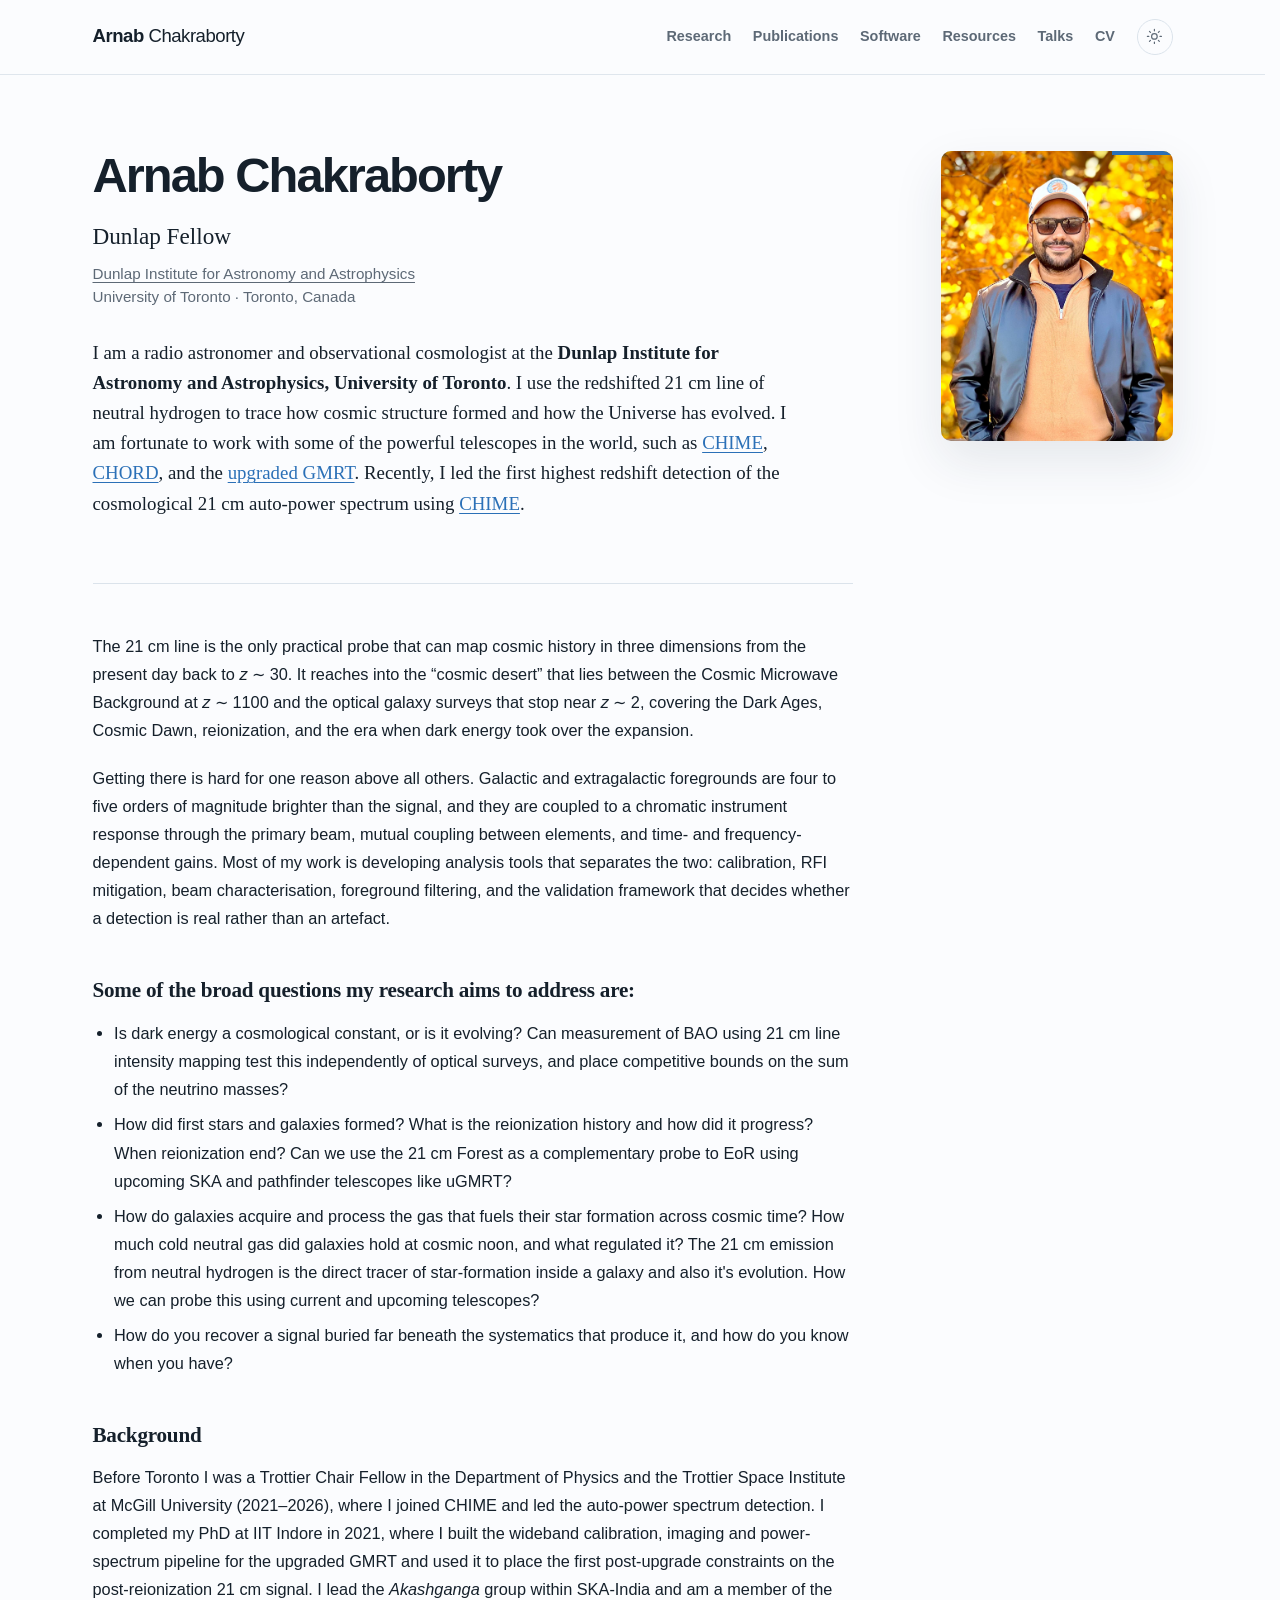
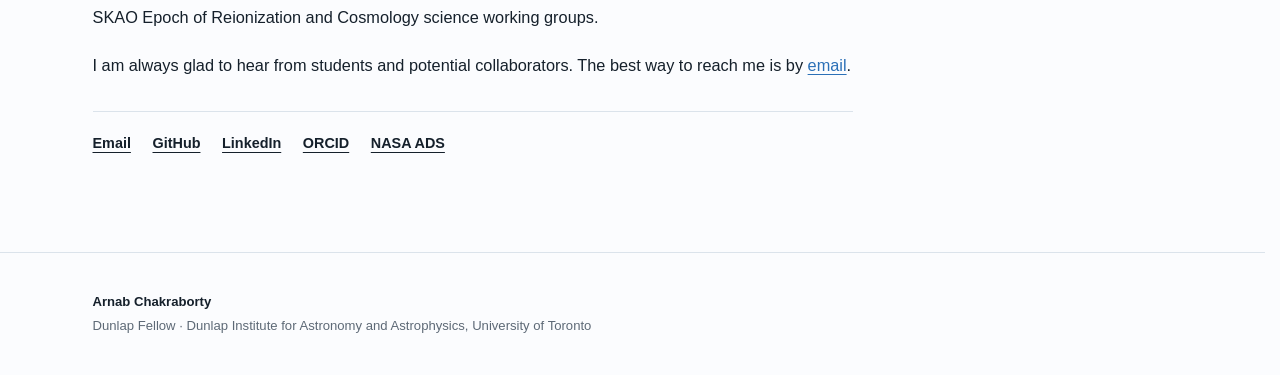
<file: index.html>
<!doctype html>
<html lang="en">
  <head>
    <meta charset="utf-8">
    <meta name="viewport" content="width=device-width, initial-scale=1">
    <meta name="color-scheme" content="light dark">
    <meta name="description" content="I am a radio astronomer and observational cosmologist using neutral hydrogen to study large-scale structure, cosmic expansion, and reionization.">
    <meta name="author" content="Arnab Chakraborty">
    <meta name="keywords" content="radio astronomy, cosmology, 21 cm intensity mapping, CHIME, CHORD, uGMRT">
    <title>Arnab Chakraborty · Dunlap Fellow</title>
    <link rel="icon" type="image/png" href="https://arnab-half-blood-prince.github.io/favicon.png">
    <link rel="stylesheet" href="https://arnab-half-blood-prince.github.io/styles/site.css?h=305f1d1e1d4a801d3674">
    <script>
      (function () {
        const saved = localStorage.getItem("theme");
        const preferred = window.matchMedia("(prefers-color-scheme: dark)").matches ? "dark" : "light";
        document.documentElement.dataset.theme = saved || preferred;
      })();
    </script>
  </head>
  <body>
    <a class="skip-link" href="#main-content">Skip to content</a>

    <header class="site-header">
      <div class="shell header-inner">
        <a class="brand" href="https:&#x2F;&#x2F;arnab-half-blood-prince.github.io" aria-label="Arnab Chakraborty, home">
          <strong>Arnab</strong> Chakraborty
        </a>

        <button class="nav-toggle" type="button" aria-expanded="false" aria-controls="site-navigation">
          <span class="sr-only">Open navigation</span>
          <span aria-hidden="true"></span>
          <span aria-hidden="true"></span>
          <span aria-hidden="true"></span>
        </button>

        <nav class="site-nav" id="site-navigation" aria-label="Primary navigation">
          
          
            <a href="&#x2F;Research&#x2F;">Research</a>
          
            <a href="&#x2F;Publications&#x2F;">Publications</a>
          
            <a href="&#x2F;Softwares&#x2F;">Software</a>
          
            <a href="&#x2F;Resources&#x2F;">Resources</a>
          
            <a href="&#x2F;Talks&#x2F;">Talks</a>
          
            <a href="&#x2F;CV&#x2F;">CV</a>
          
          <button class="theme-toggle" type="button" data-theme-toggle aria-label="Switch color theme">
            <svg class="theme-icon theme-icon--sun" viewBox="0 0 24 24" aria-hidden="true">
              <circle cx="12" cy="12" r="4"></circle>
              <path d="M12 2v2M12 20v2M4.93 4.93l1.42 1.42M17.65 17.65l1.42 1.42M2 12h2M20 12h2M4.93 19.07l1.42-1.42M17.65 6.35l1.42-1.42"></path>
            </svg>
            <svg class="theme-icon theme-icon--moon" viewBox="0 0 24 24" aria-hidden="true">
              <path d="M21 12.8A9 9 0 1 1 11.2 3 7 7 0 0 0 21 12.8Z"></path>
            </svg>
          </button>
        </nav>
      </div>
    </header>

    <main id="main-content">
      
  <div class="shell home-shell">
    <section class="hero" aria-labelledby="intro-title">
      <div class="hero-copy">

        <h1 id="intro-title">Arnab Chakraborty</h1>
        <p class="hero-role">Dunlap Fellow</p>
        <p class="hero-affiliation">
          <a href="https://www.dunlap.utoronto.ca/" target="_blank" rel="noopener noreferrer">Dunlap Institute for Astronomy and Astrophysics</a><br>
          University of Toronto · Toronto, Canada
        </p>
        
        <div class="hero-body prose">
          <p>I am a radio astronomer and observational cosmologist at the <strong>Dunlap Institute for Astronomy and Astrophysics, University of Toronto</strong>. I use the redshifted 21 cm line of neutral hydrogen to trace how cosmic structure formed and how the Universe has evolved. I am fortunate to work with some of the powerful telescopes in the world, such as  <a rel="noopener noreferrer" target="_blank" href="https://chime-experiment.ca/">CHIME</a>, <a rel="noopener noreferrer" target="_blank" href="https://www.chord-observatory.ca/">CHORD</a>, and the <a rel="noopener noreferrer" target="_blank" href="http://www.ncra.tifr.res.in/ncra/gmrt">upgraded GMRT</a>. Recently, I led the first highest redshift detection of the cosmological 21 cm auto-power spectrum using <a rel="noopener noreferrer" target="_blank" href="https://arxiv.org/abs/2511.19620">CHIME</a>.</p>

        </div>
        
      </div>

      <div class="hero-aside">
        <figure class="profile-figure">
          <div class="profile-frame">
            <img src="/profile-2025.jpg" alt="Portrait of Arnab Chakraborty" width="1123" height="1600">
          </div>
        </figure>
      </div>
    </section>

    <div class="home-about prose">
      <p>The 21 cm line is the only practical probe that can map cosmic history in three dimensions from the present day back to <em>z</em> ∼ 30. It reaches into the “cosmic desert” that lies between the Cosmic Microwave Background at <em>z</em> ∼ 1100 and the optical galaxy surveys that stop near <em>z</em> ∼ 2, covering the Dark Ages, Cosmic Dawn, reionization, and the era when dark energy took over the expansion.</p>
<p>Getting there is hard for one reason above all others. Galactic and extragalactic foregrounds are four to five orders of magnitude brighter than the signal, and they are coupled to a chromatic instrument response through the primary beam, mutual coupling between elements, and time- and frequency-dependent gains. Most of my work is developing  analysis tools that separates the two: calibration, RFI mitigation, beam characterisation, foreground filtering, and the validation framework that decides whether a detection is real rather than an artefact.</p>
<h2 id="some-of-the-broad-questions-my-research-aims-to-address-are">Some of the broad questions my research aims to address are:</h2>
<ul>
<li>Is dark energy a cosmological constant, or is it evolving? Can measurement of BAO using 21 cm line intensity mapping test this independently of optical surveys, and place competitive bounds on the sum of the neutrino masses?</li>
<li>How did first stars and galaxies formed? What is the reionization history and how did it progress? When reionization end? Can we use the 21 cm Forest as a complementary probe to EoR using upcoming SKA and pathfinder telescopes like uGMRT? </li>
<li>How do galaxies acquire and process the gas that fuels their star formation across cosmic time? How much cold neutral gas did galaxies hold at cosmic noon, and what regulated it? The 21 cm emission from neutral hydrogen is the direct tracer of star-formation inside a galaxy and also it's evolution. How we can probe this using current and upcoming telescopes?</li>
<li>How do you recover a signal buried far beneath the systematics that produce it, and how do you know when you have?</li>
</ul>
<h2 id="background">Background</h2>
<p>Before Toronto I was a Trottier Chair Fellow in the Department of Physics and the Trottier Space Institute at McGill University (2021–2026), where I joined CHIME and led the auto-power spectrum detection. I completed my PhD at IIT Indore in 2021, where I built the wideband calibration, imaging and power-spectrum pipeline for the upgraded GMRT and used it to place the first post-upgrade constraints on the post-reionization 21 cm signal. I lead the <em>Akashganga</em> group within SKA-India and am a member of the SKAO Epoch of Reionization and Cosmology science working groups.</p>
<p>I am always glad to hear from students and potential collaborators. The best way to reach me is by <a href="mailto:arnab.chakraborty@dunlap.utoronto.ca">email</a>.</p>


      <nav class="profile-links" aria-label="Contact and academic profiles">
        <a href="mailto:arnab.chakraborty@dunlap.utoronto.ca">Email</a>
        <a href="https:&#x2F;&#x2F;github.com&#x2F;Arnab-half-blood-prince" target="_blank" rel="noopener noreferrer">GitHub</a>
        <a href="https:&#x2F;&#x2F;www.linkedin.com&#x2F;in&#x2F;arnab-chak&#x2F;" target="_blank" rel="noopener noreferrer">LinkedIn</a>
        <a href="https:&#x2F;&#x2F;orcid.org&#x2F;0000-0002-7758-9859" target="_blank" rel="noopener noreferrer">ORCID</a>
        <a href="https:&#x2F;&#x2F;ui.adsabs.harvard.edu&#x2F;search&#x2F;q=docs(library%2F0M0G3dsjSNeXotLDUmsR6Q)&amp;sort=date%20desc%2C%20bibcode%20desc&amp;p_=0" target="_blank" rel="noopener noreferrer">NASA ADS</a>
      </nav>
    </div>
  </div>

    </main>

    <footer class="site-footer" id="contact">
      <div class="shell footer-grid">
        <div>
          <p class="footer-name">Arnab Chakraborty</p>
          <p>Dunlap Fellow · Dunlap Institute for Astronomy and Astrophysics, University of Toronto</p>
        </div>
      </div>
    </footer>

    <script src="https://arnab-half-blood-prince.github.io/scripts/site.js?h=c0007c4f5c952311a580" defer></script>
  </body>
</html>
</file>
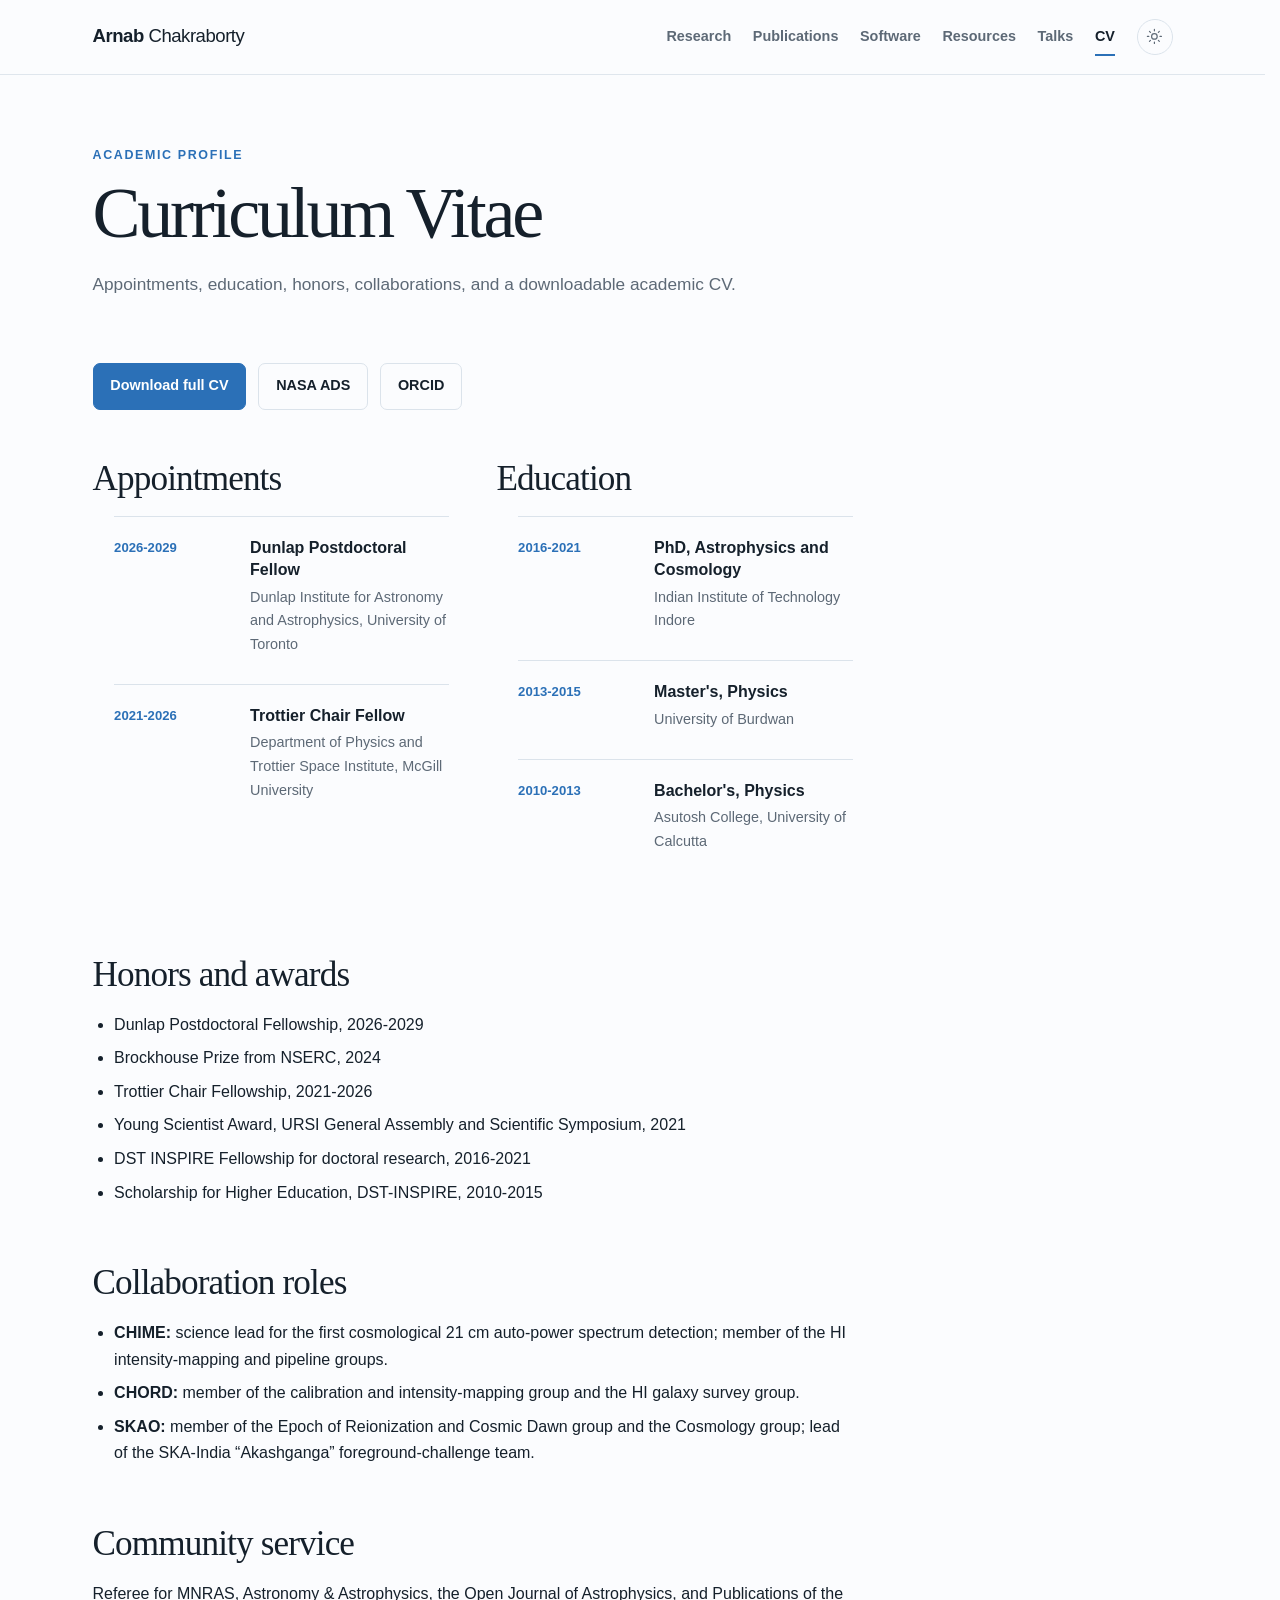
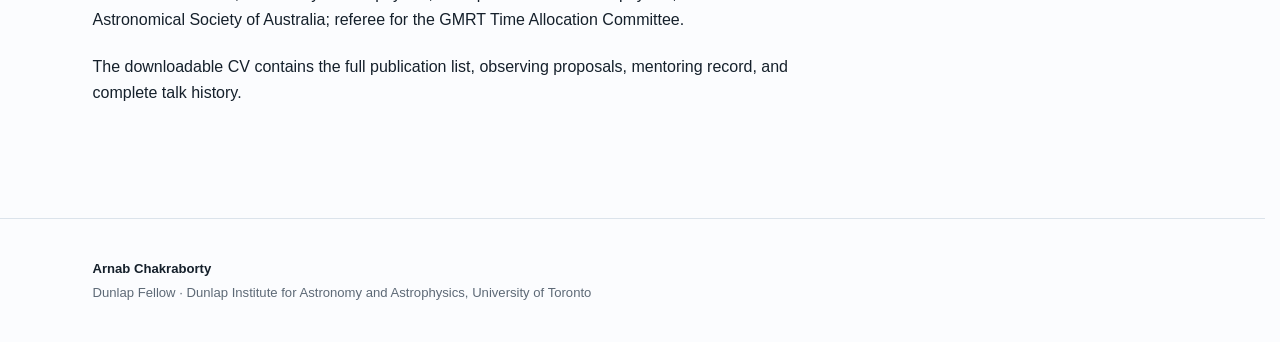
<file: CV/index.html>
<!doctype html>
<html lang="en">
  <head>
    <meta charset="utf-8">
    <meta name="viewport" content="width=device-width, initial-scale=1">
    <meta name="color-scheme" content="light dark">
    <meta name="description" content="Appointments, education, honors, collaborations, and a downloadable academic CV.">
    <meta name="author" content="Arnab Chakraborty">
    <meta name="keywords" content="radio astronomy, cosmology, 21 cm intensity mapping, CHIME, CHORD, uGMRT">
    <title>Curriculum Vitae · Arnab Chakraborty</title>
    <link rel="icon" type="image/png" href="https://arnab-half-blood-prince.github.io/favicon.png">
    <link rel="stylesheet" href="https://arnab-half-blood-prince.github.io/styles/site.css?h=305f1d1e1d4a801d3674">
    <script>
      (function () {
        const saved = localStorage.getItem("theme");
        const preferred = window.matchMedia("(prefers-color-scheme: dark)").matches ? "dark" : "light";
        document.documentElement.dataset.theme = saved || preferred;
      })();
    </script>
  </head>
  <body>
    <a class="skip-link" href="#main-content">Skip to content</a>

    <header class="site-header">
      <div class="shell header-inner">
        <a class="brand" href="https:&#x2F;&#x2F;arnab-half-blood-prince.github.io" aria-label="Arnab Chakraborty, home">
          <strong>Arnab</strong> Chakraborty
        </a>

        <button class="nav-toggle" type="button" aria-expanded="false" aria-controls="site-navigation">
          <span class="sr-only">Open navigation</span>
          <span aria-hidden="true"></span>
          <span aria-hidden="true"></span>
          <span aria-hidden="true"></span>
        </button>

        <nav class="site-nav" id="site-navigation" aria-label="Primary navigation">
          
          
            <a href="&#x2F;Research&#x2F;">Research</a>
          
            <a href="&#x2F;Publications&#x2F;">Publications</a>
          
            <a href="&#x2F;Softwares&#x2F;">Software</a>
          
            <a href="&#x2F;Resources&#x2F;">Resources</a>
          
            <a href="&#x2F;Talks&#x2F;">Talks</a>
          
            <a href="&#x2F;CV&#x2F;" aria-current="page">CV</a>
          
          <button class="theme-toggle" type="button" data-theme-toggle aria-label="Switch color theme">
            <svg class="theme-icon theme-icon--sun" viewBox="0 0 24 24" aria-hidden="true">
              <circle cx="12" cy="12" r="4"></circle>
              <path d="M12 2v2M12 20v2M4.93 4.93l1.42 1.42M17.65 17.65l1.42 1.42M2 12h2M20 12h2M4.93 19.07l1.42-1.42M17.65 6.35l1.42-1.42"></path>
            </svg>
            <svg class="theme-icon theme-icon--moon" viewBox="0 0 24 24" aria-hidden="true">
              <path d="M21 12.8A9 9 0 1 1 11.2 3 7 7 0 0 0 21 12.8Z"></path>
            </svg>
          </button>
        </nav>
      </div>
    </header>

    <main id="main-content">
      
  <article class="shell page">
    <header class="page-header">
      <p class="eyebrow">Academic profile</p>
      <h1>Curriculum Vitae</h1>
      <p class="page-lede">Appointments, education, honors, collaborations, and a downloadable academic CV.</p>
    </header>
    <div class="page-content prose">
      <div class="cv-actions">
  <a class="button button--primary" href="Academic_CV_Arnab_Chakraborty.pdf">Download full CV</a>
  <a class="button" href="https://ui.adsabs.harvard.edu/search/q=docs(library%2F0M0G3dsjSNeXotLDUmsR6Q)&amp;sort=date%20desc%2C%20bibcode%20desc&amp;p_=0" target="_blank" rel="noopener noreferrer">NASA ADS</a>
  <a class="button" href="https://orcid.org/0000-0002-7758-9859" target="_blank" rel="noopener noreferrer">ORCID</a>
</div>
<div class="split-list">
  <section>
    <h2>Appointments</h2>
    <ul class="timeline">
      <li><time>2026-2029</time><div><strong>Dunlap Postdoctoral Fellow</strong><span>Dunlap Institute for Astronomy and Astrophysics, University of Toronto</span></div></li>
      <li><time>2021-2026</time><div><strong>Trottier Chair Fellow</strong><span>Department of Physics and Trottier Space Institute, McGill University</span></div></li>
    </ul>
  </section>
  <section>
    <h2>Education</h2>
    <ul class="timeline">
      <li><time>2016-2021</time><div><strong>PhD, Astrophysics and Cosmology</strong><span>Indian Institute of Technology Indore</span></div></li>
      <li><time>2013-2015</time><div><strong>Master's, Physics</strong><span>University of Burdwan</span></div></li>
      <li><time>2010-2013</time><div><strong>Bachelor's, Physics</strong><span>Asutosh College, University of Calcutta</span></div></li>
    </ul>
  </section>
</div>
<h2 id="honors-and-awards">Honors and awards</h2>
<ul>
<li>Dunlap Postdoctoral Fellowship, 2026-2029</li>
<li>Brockhouse Prize from NSERC, 2024</li>
<li>Trottier Chair Fellowship, 2021-2026</li>
<li>Young Scientist Award, URSI General Assembly and Scientific Symposium, 2021</li>
<li>DST INSPIRE Fellowship for doctoral research, 2016-2021</li>
<li>Scholarship for Higher Education, DST-INSPIRE, 2010-2015</li>
</ul>
<h2 id="collaboration-roles">Collaboration roles</h2>
<ul>
<li><strong>CHIME:</strong> science lead for the first cosmological 21 cm auto-power spectrum detection; member of the HI intensity-mapping and pipeline groups.</li>
<li><strong>CHORD:</strong> member of the calibration and intensity-mapping group and the HI galaxy survey group.</li>
<li><strong>SKAO:</strong> member of the Epoch of Reionization and Cosmic Dawn group and the Cosmology group; lead of the SKA-India “Akashganga” foreground-challenge team.</li>
</ul>
<h2 id="community-service">Community service</h2>
<p>Referee for MNRAS, Astronomy &amp; Astrophysics, the Open Journal of Astrophysics, and Publications of the Astronomical Society of Australia; referee for the GMRT Time Allocation Committee.</p>
<p>The downloadable CV contains the full publication list, observing proposals, mentoring record, and complete talk history.</p>

    </div>
  </article>

    </main>

    <footer class="site-footer" id="contact">
      <div class="shell footer-grid">
        <div>
          <p class="footer-name">Arnab Chakraborty</p>
          <p>Dunlap Fellow · Dunlap Institute for Astronomy and Astrophysics, University of Toronto</p>
        </div>
      </div>
    </footer>

    <script src="https://arnab-half-blood-prince.github.io/scripts/site.js?h=c0007c4f5c952311a580" defer></script>
  </body>
</html>
</file>
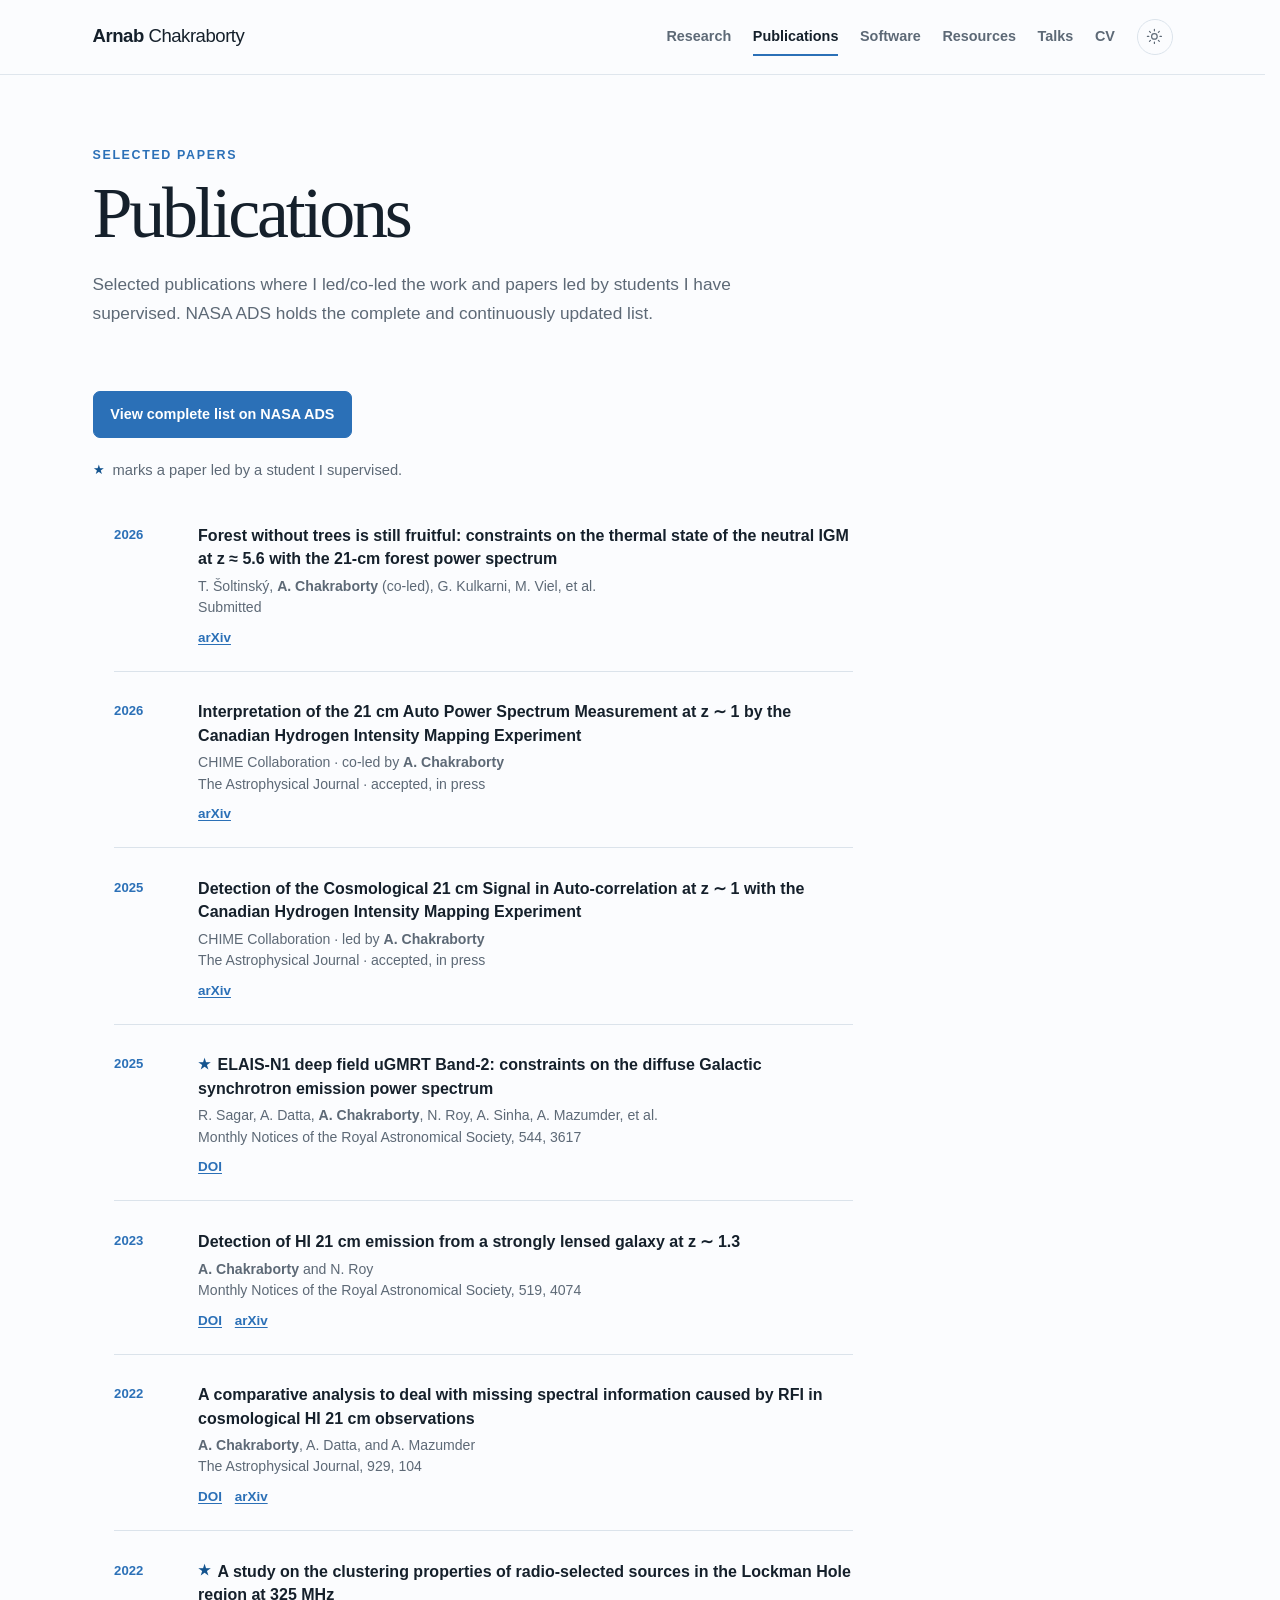
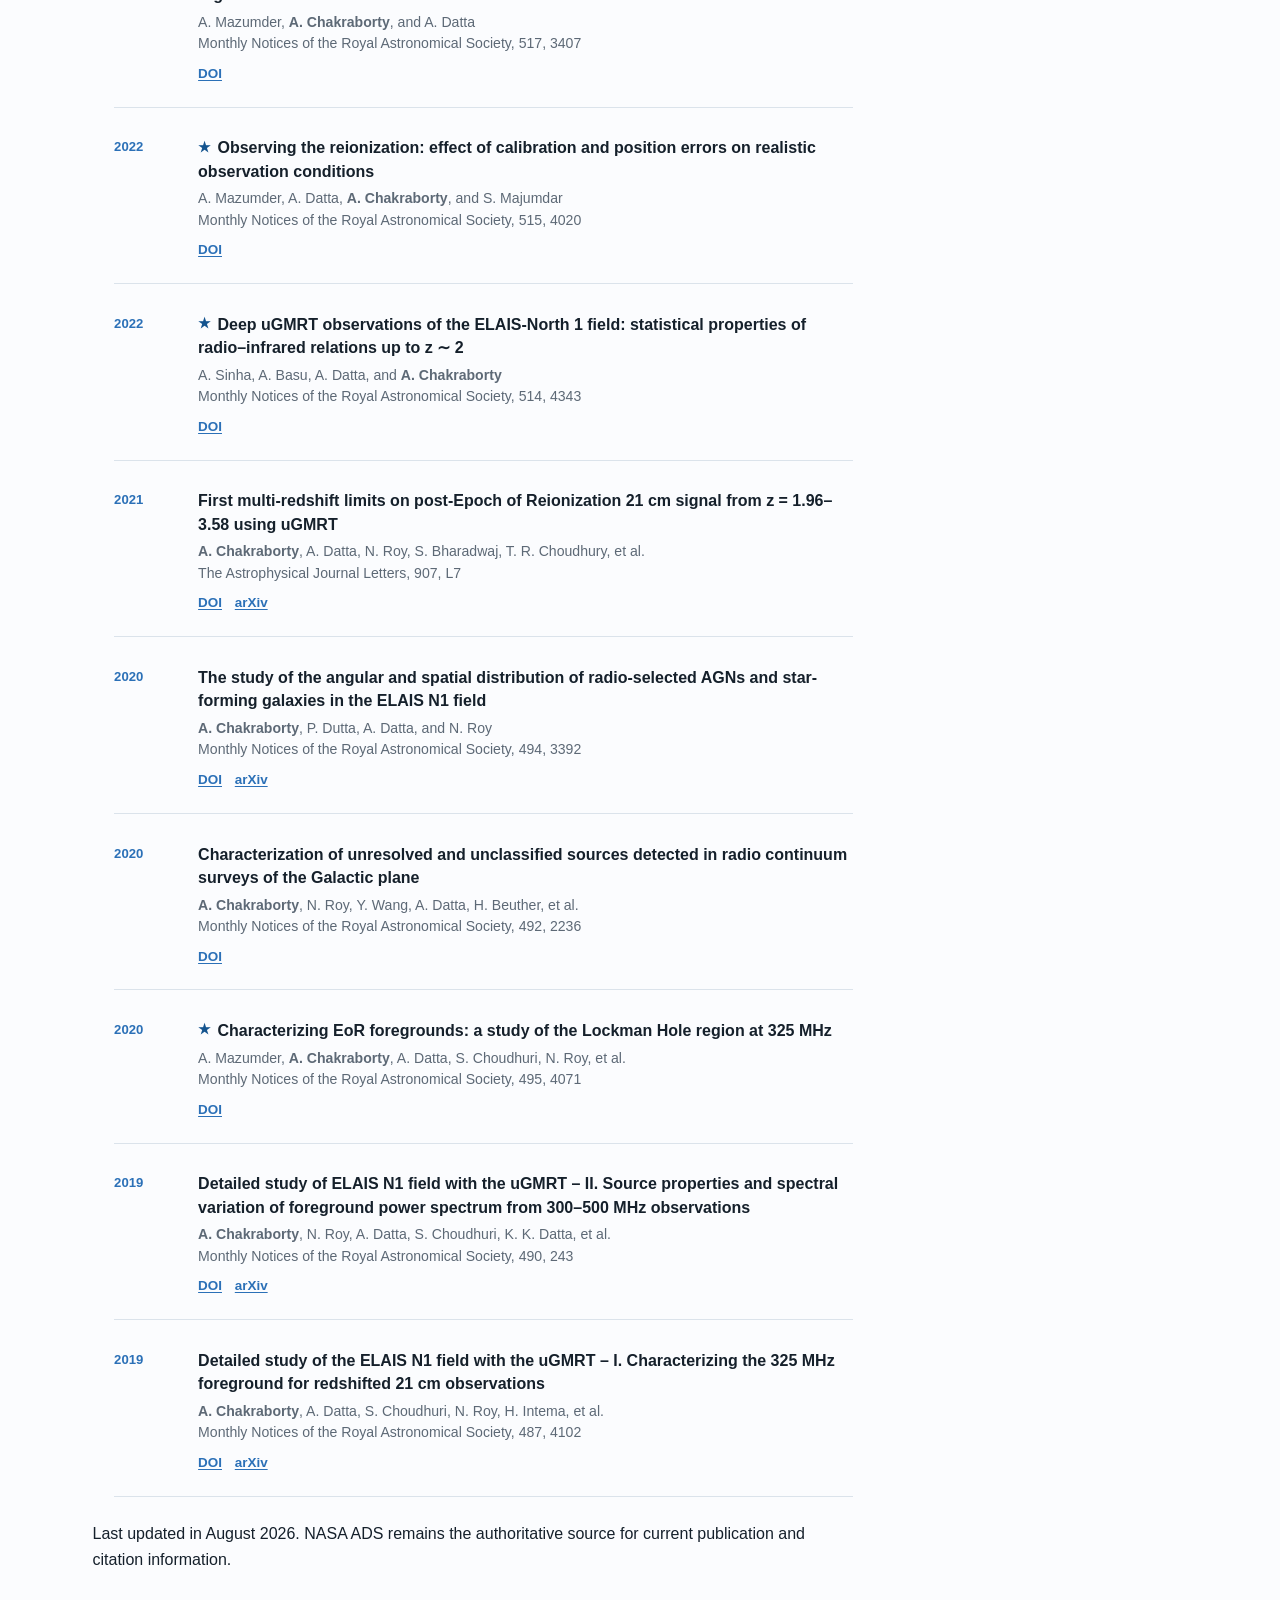
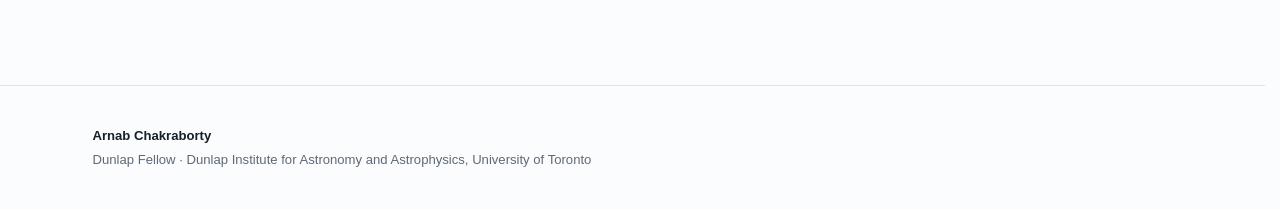
<file: Publications/index.html>
<!doctype html>
<html lang="en">
  <head>
    <meta charset="utf-8">
    <meta name="viewport" content="width=device-width, initial-scale=1">
    <meta name="color-scheme" content="light dark">
    <meta name="description" content="Selected publications where I led&#x2F;co-led the work and papers led by students I have supervised. NASA ADS holds the complete and continuously updated list.">
    <meta name="author" content="Arnab Chakraborty">
    <meta name="keywords" content="radio astronomy, cosmology, 21 cm intensity mapping, CHIME, CHORD, uGMRT">
    <title>Publications · Arnab Chakraborty</title>
    <link rel="icon" type="image/png" href="https://arnab-half-blood-prince.github.io/favicon.png">
    <link rel="stylesheet" href="https://arnab-half-blood-prince.github.io/styles/site.css?h=305f1d1e1d4a801d3674">
    <script>
      (function () {
        const saved = localStorage.getItem("theme");
        const preferred = window.matchMedia("(prefers-color-scheme: dark)").matches ? "dark" : "light";
        document.documentElement.dataset.theme = saved || preferred;
      })();
    </script>
  </head>
  <body>
    <a class="skip-link" href="#main-content">Skip to content</a>

    <header class="site-header">
      <div class="shell header-inner">
        <a class="brand" href="https:&#x2F;&#x2F;arnab-half-blood-prince.github.io" aria-label="Arnab Chakraborty, home">
          <strong>Arnab</strong> Chakraborty
        </a>

        <button class="nav-toggle" type="button" aria-expanded="false" aria-controls="site-navigation">
          <span class="sr-only">Open navigation</span>
          <span aria-hidden="true"></span>
          <span aria-hidden="true"></span>
          <span aria-hidden="true"></span>
        </button>

        <nav class="site-nav" id="site-navigation" aria-label="Primary navigation">
          
          
            <a href="&#x2F;Research&#x2F;">Research</a>
          
            <a href="&#x2F;Publications&#x2F;" aria-current="page">Publications</a>
          
            <a href="&#x2F;Softwares&#x2F;">Software</a>
          
            <a href="&#x2F;Resources&#x2F;">Resources</a>
          
            <a href="&#x2F;Talks&#x2F;">Talks</a>
          
            <a href="&#x2F;CV&#x2F;">CV</a>
          
          <button class="theme-toggle" type="button" data-theme-toggle aria-label="Switch color theme">
            <svg class="theme-icon theme-icon--sun" viewBox="0 0 24 24" aria-hidden="true">
              <circle cx="12" cy="12" r="4"></circle>
              <path d="M12 2v2M12 20v2M4.93 4.93l1.42 1.42M17.65 17.65l1.42 1.42M2 12h2M20 12h2M4.93 19.07l1.42-1.42M17.65 6.35l1.42-1.42"></path>
            </svg>
            <svg class="theme-icon theme-icon--moon" viewBox="0 0 24 24" aria-hidden="true">
              <path d="M21 12.8A9 9 0 1 1 11.2 3 7 7 0 0 0 21 12.8Z"></path>
            </svg>
          </button>
        </nav>
      </div>
    </header>

    <main id="main-content">
      
  <article class="shell page">
    <header class="page-header">
      <p class="eyebrow">Selected papers</p>
      <h1>Publications</h1>
      <p class="page-lede">Selected publications where I led/co-led the work and papers led by students I have supervised. NASA ADS holds the complete and continuously updated list.</p>
    </header>
    <div class="page-content prose">
      <p><a class="button button--primary" href="https://ui.adsabs.harvard.edu/search/q=docs(library%2F0M0G3dsjSNeXotLDUmsR6Q)&amp;sort=date%20desc%2C%20bibcode%20desc&amp;p_=0" target="_blank" rel="noopener noreferrer">View complete list on NASA ADS</a></p>
<p class="group-note"><span class="publication-star">★</span> marks a paper led by a student I supervised.</p>
<section class="publication-group" id="lead">
  <ol class="publication-list">
    <li>
      <span class="publication-year">2026</span>
      <div>
        <span class="publication-title">Forest without trees is still fruitful: constraints on the thermal state of the neutral IGM at z ≈ 5.6 with the 21-cm forest power spectrum</span>
        <span class="publication-authors">T. Šoltinský, <strong>A. Chakraborty</strong> (co-led), G. Kulkarni, M. Viel, et al.</span>
        <span class="publication-venue">Submitted</span>
        <span class="publication-links"><a href="https://arxiv.org/abs/2607.15341">arXiv</a></span>
      </div>
    </li>
    <li>
      <span class="publication-year">2026</span>
      <div>
        <span class="publication-title">Interpretation of the 21 cm Auto Power Spectrum Measurement at z ∼ 1 by the Canadian Hydrogen Intensity Mapping Experiment</span>
        <span class="publication-authors">CHIME Collaboration · co-led by <strong>A. Chakraborty</strong></span>
        <span class="publication-venue">The Astrophysical Journal · accepted, in press</span>
        <span class="publication-links"><a href="https://arxiv.org/abs/2603.25680">arXiv</a></span>
      </div>
    </li>
    <li>
      <span class="publication-year">2025</span>
      <div>
        <span class="publication-title">Detection of the Cosmological 21 cm Signal in Auto-correlation at z ∼ 1 with the Canadian Hydrogen Intensity Mapping Experiment</span>
        <span class="publication-authors">CHIME Collaboration · led by <strong>A. Chakraborty</strong></span>
        <span class="publication-venue">The Astrophysical Journal · accepted, in press</span>
        <span class="publication-links"><a href="https://arxiv.org/abs/2511.19620">arXiv</a></span>
      </div>
    </li>
    <li>
      <span class="publication-year">2025</span>
      <div>
        <span class="publication-title"><span class="publication-star" aria-label="Student-led">★</span>ELAIS-N1 deep field uGMRT Band-2: constraints on the diffuse Galactic synchrotron emission power spectrum</span>
        <span class="publication-authors">R. Sagar, A. Datta, <strong>A. Chakraborty</strong>, N. Roy, A. Sinha, A. Mazumder, et al.</span>
        <span class="publication-venue">Monthly Notices of the Royal Astronomical Society, 544, 3617</span>
        <span class="publication-links"><a href="https://doi.org/10.1093/mnras/staf1922">DOI</a></span>
      </div>
    </li>
    <li>
      <span class="publication-year">2023</span>
      <div>
        <span class="publication-title">Detection of HI 21 cm emission from a strongly lensed galaxy at z ∼ 1.3</span>
        <span class="publication-authors"><strong>A. Chakraborty</strong> and N. Roy</span>
        <span class="publication-venue">Monthly Notices of the Royal Astronomical Society, 519, 4074</span>
        <span class="publication-links"><a href="https://doi.org/10.1093/mnras/stac3696">DOI</a><a href="https://arxiv.org/abs/2301.05987">arXiv</a></span>
      </div>
    </li>
    <li>
      <span class="publication-year">2022</span>
      <div>
        <span class="publication-title">A comparative analysis to deal with missing spectral information caused by RFI in cosmological HI 21 cm observations</span>
        <span class="publication-authors"><strong>A. Chakraborty</strong>, A. Datta, and A. Mazumder</span>
        <span class="publication-venue">The Astrophysical Journal, 929, 104</span>
        <span class="publication-links"><a href="https://doi.org/10.3847/1538-4357/ac5cc5">DOI</a><a href="https://arxiv.org/abs/2203.04994">arXiv</a></span>
      </div>
    </li>
    <li>
      <span class="publication-year">2022</span>
      <div>
        <span class="publication-title"><span class="publication-star" aria-label="Student-led">★</span>A study on the clustering properties of radio-selected sources in the Lockman Hole region at 325 MHz</span>
        <span class="publication-authors">A. Mazumder, <strong>A. Chakraborty</strong>, and A. Datta</span>
        <span class="publication-venue">Monthly Notices of the Royal Astronomical Society, 517, 3407</span>
        <span class="publication-links"><a href="https://doi.org/10.1093/mnras/stac2801">DOI</a></span>
      </div>
    </li>
    <li>
      <span class="publication-year">2022</span>
      <div>
        <span class="publication-title"><span class="publication-star" aria-label="Student-led">★</span>Observing the reionization: effect of calibration and position errors on realistic observation conditions</span>
        <span class="publication-authors">A. Mazumder, A. Datta, <strong>A. Chakraborty</strong>, and S. Majumdar</span>
        <span class="publication-venue">Monthly Notices of the Royal Astronomical Society, 515, 4020</span>
        <span class="publication-links"><a href="https://doi.org/10.1093/mnras/stac1994">DOI</a></span>
      </div>
    </li>
    <li>
      <span class="publication-year">2022</span>
      <div>
        <span class="publication-title"><span class="publication-star" aria-label="Student-led">★</span>Deep uGMRT observations of the ELAIS-North 1 field: statistical properties of radio–infrared relations up to z ∼ 2</span>
        <span class="publication-authors">A. Sinha, A. Basu, A. Datta, and <strong>A. Chakraborty</strong></span>
        <span class="publication-venue">Monthly Notices of the Royal Astronomical Society, 514, 4343</span>
        <span class="publication-links"><a href="https://doi.org/10.1093/mnras/stac1504">DOI</a></span>
      </div>
    </li>
    <li>
      <span class="publication-year">2021</span>
      <div>
        <span class="publication-title">First multi-redshift limits on post-Epoch of Reionization 21 cm signal from z = 1.96–3.58 using uGMRT</span>
        <span class="publication-authors"><strong>A. Chakraborty</strong>, A. Datta, N. Roy, S. Bharadwaj, T. R. Choudhury, et al.</span>
        <span class="publication-venue">The Astrophysical Journal Letters, 907, L7</span>
        <span class="publication-links"><a href="https://doi.org/10.3847/2041-8213/abd17a">DOI</a><a href="https://arxiv.org/abs/2012.04674">arXiv</a></span>
      </div>
    </li>
    <li>
      <span class="publication-year">2020</span>
      <div>
        <span class="publication-title">The study of the angular and spatial distribution of radio-selected AGNs and star-forming galaxies in the ELAIS N1 field</span>
        <span class="publication-authors"><strong>A. Chakraborty</strong>, P. Dutta, A. Datta, and N. Roy</span>
        <span class="publication-venue">Monthly Notices of the Royal Astronomical Society, 494, 3392</span>
        <span class="publication-links"><a href="https://doi.org/10.1093/mnras/staa945">DOI</a><a href="https://arxiv.org/abs/2002.12383">arXiv</a></span>
      </div>
    </li>
    <li>
      <span class="publication-year">2020</span>
      <div>
        <span class="publication-title">Characterization of unresolved and unclassified sources detected in radio continuum surveys of the Galactic plane</span>
        <span class="publication-authors"><strong>A. Chakraborty</strong>, N. Roy, Y. Wang, A. Datta, H. Beuther, et al.</span>
        <span class="publication-venue">Monthly Notices of the Royal Astronomical Society, 492, 2236</span>
        <span class="publication-links"><a href="https://doi.org/10.1093/mnras/stz3621">DOI</a></span>
      </div>
    </li>
    <li>
      <span class="publication-year">2020</span>
      <div>
        <span class="publication-title"><span class="publication-star" aria-label="Student-led">★</span>Characterizing EoR foregrounds: a study of the Lockman Hole region at 325 MHz</span>
        <span class="publication-authors">A. Mazumder, <strong>A. Chakraborty</strong>, A. Datta, S. Choudhuri, N. Roy, et al.</span>
        <span class="publication-venue">Monthly Notices of the Royal Astronomical Society, 495, 4071</span>
        <span class="publication-links"><a href="https://doi.org/10.1093/mnras/staa1317">DOI</a></span>
      </div>
    </li>
    <li>
      <span class="publication-year">2019</span>
      <div>
        <span class="publication-title">Detailed study of ELAIS N1 field with the uGMRT – II. Source properties and spectral variation of foreground power spectrum from 300–500 MHz observations</span>
        <span class="publication-authors"><strong>A. Chakraborty</strong>, N. Roy, A. Datta, S. Choudhuri, K. K. Datta, et al.</span>
        <span class="publication-venue">Monthly Notices of the Royal Astronomical Society, 490, 243</span>
        <span class="publication-links"><a href="https://doi.org/10.1093/mnras/stz2533">DOI</a><a href="https://arxiv.org/abs/1908.10380">arXiv</a></span>
      </div>
    </li>
    <li>
      <span class="publication-year">2019</span>
      <div>
        <span class="publication-title">Detailed study of the ELAIS N1 field with the uGMRT – I. Characterizing the 325 MHz foreground for redshifted 21 cm observations</span>
        <span class="publication-authors"><strong>A. Chakraborty</strong>, A. Datta, S. Choudhuri, N. Roy, H. Intema, et al.</span>
        <span class="publication-venue">Monthly Notices of the Royal Astronomical Society, 487, 4102</span>
        <span class="publication-links"><a href="https://doi.org/10.1093/mnras/stz1580">DOI</a><a href="https://arxiv.org/abs/1906.01655">arXiv</a></span>
      </div>
    </li>
  </ol>
</section>
<p>Last updated in August 2026. NASA ADS remains the authoritative source for current publication and citation information.</p>

    </div>
  </article>

    </main>

    <footer class="site-footer" id="contact">
      <div class="shell footer-grid">
        <div>
          <p class="footer-name">Arnab Chakraborty</p>
          <p>Dunlap Fellow · Dunlap Institute for Astronomy and Astrophysics, University of Toronto</p>
        </div>
      </div>
    </footer>

    <script src="https://arnab-half-blood-prince.github.io/scripts/site.js?h=c0007c4f5c952311a580" defer></script>
  </body>
</html>
</file>
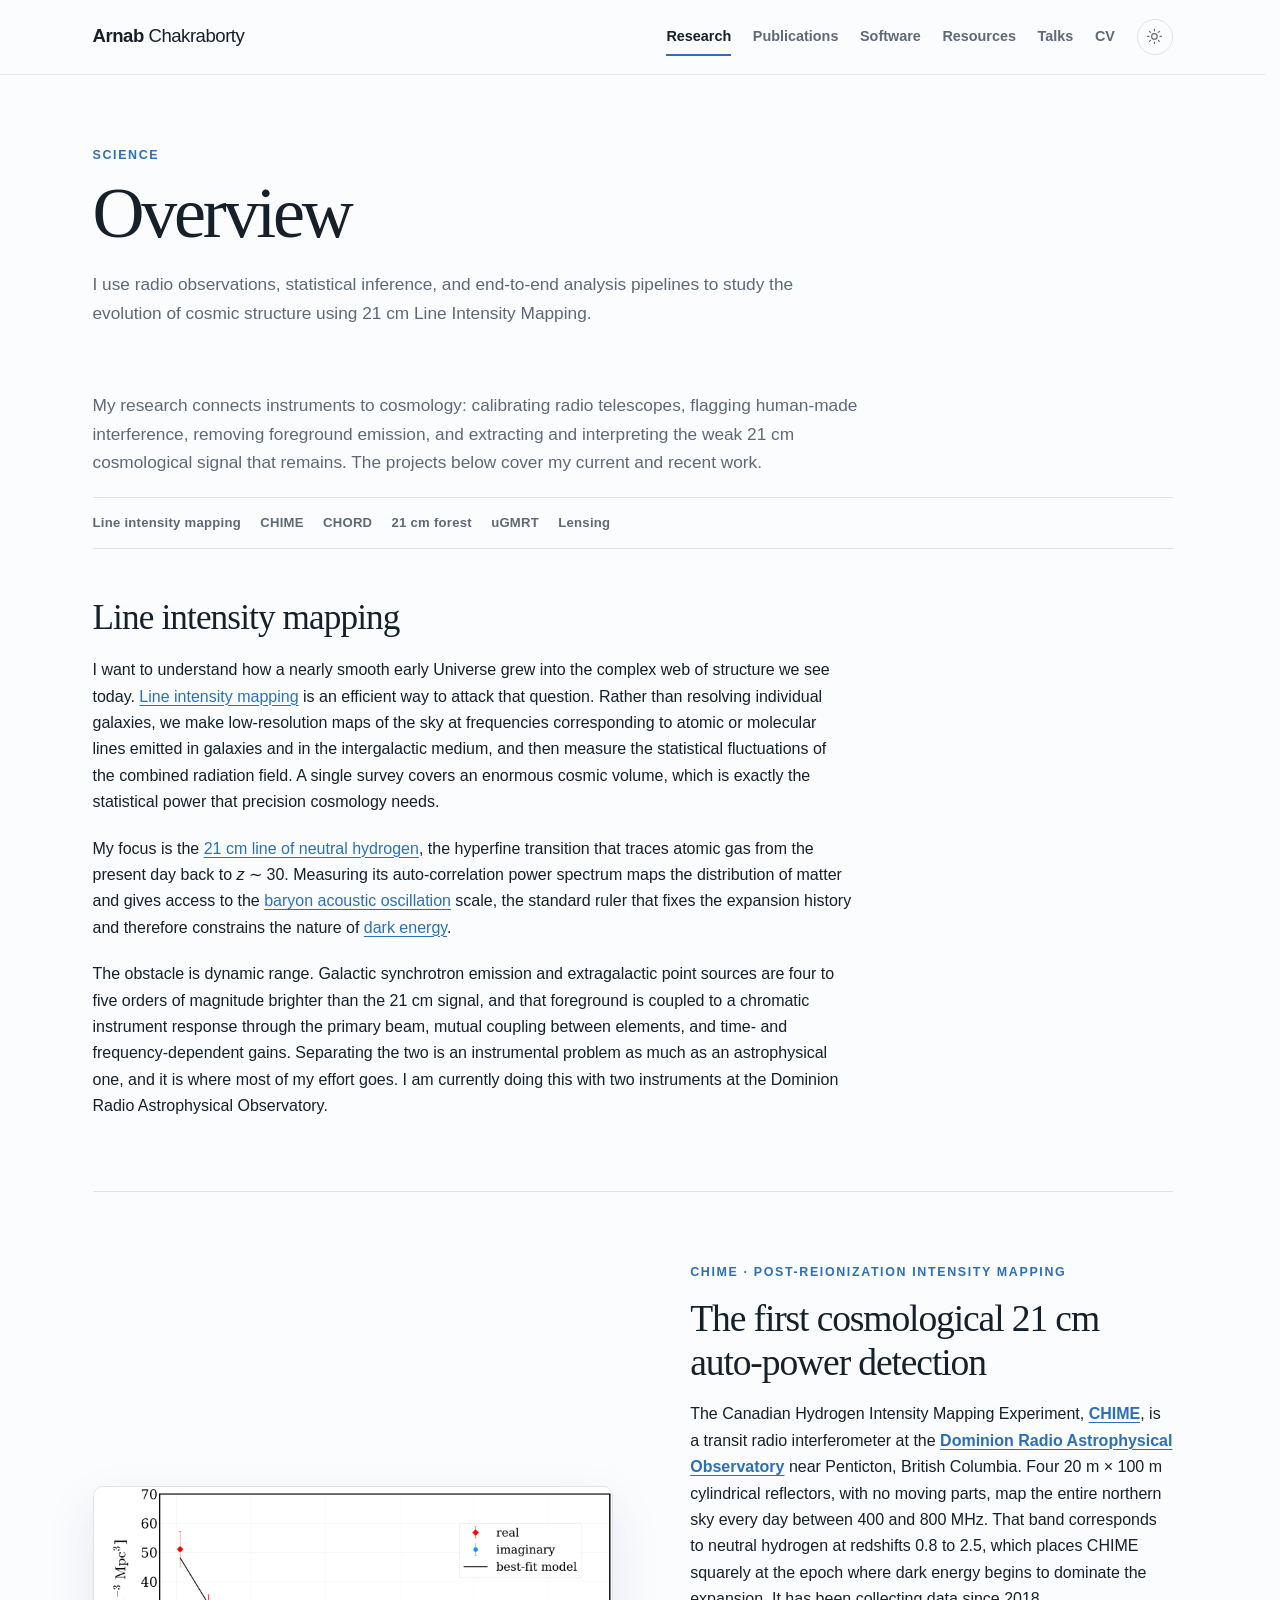
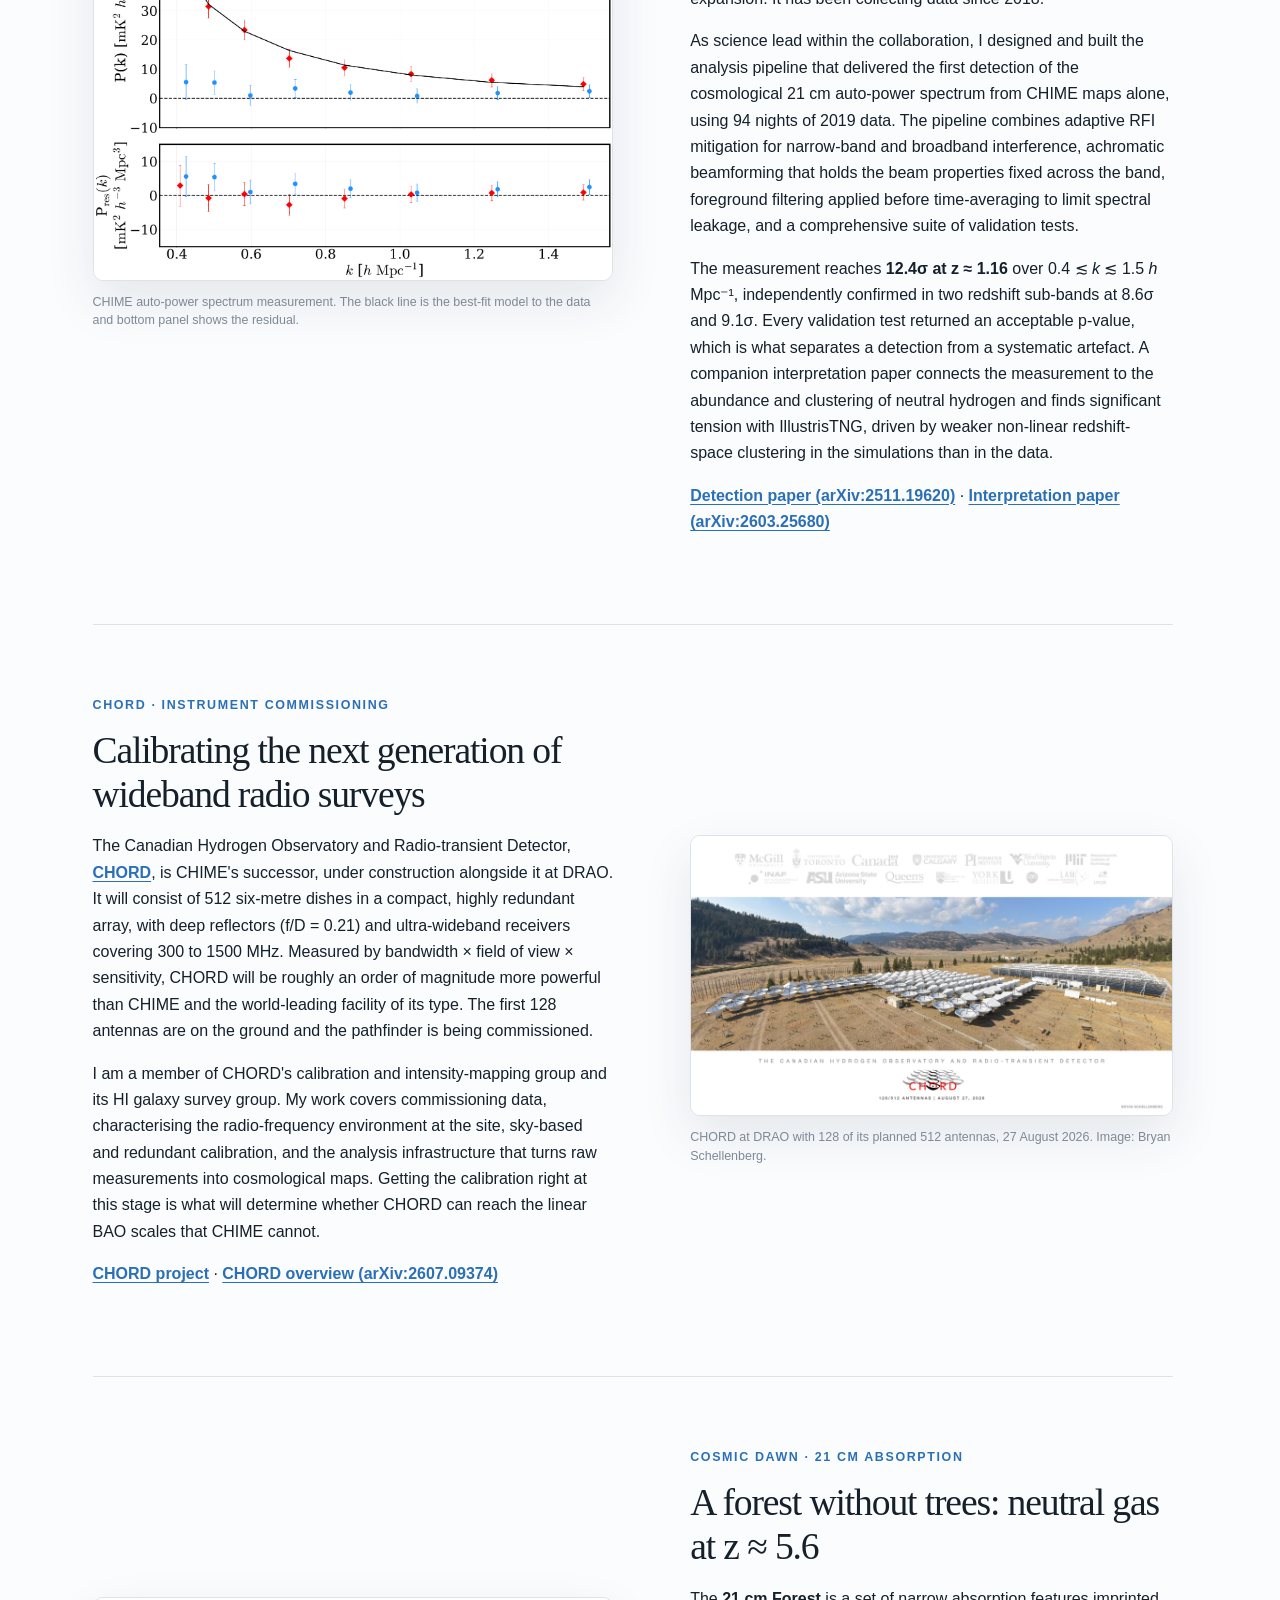
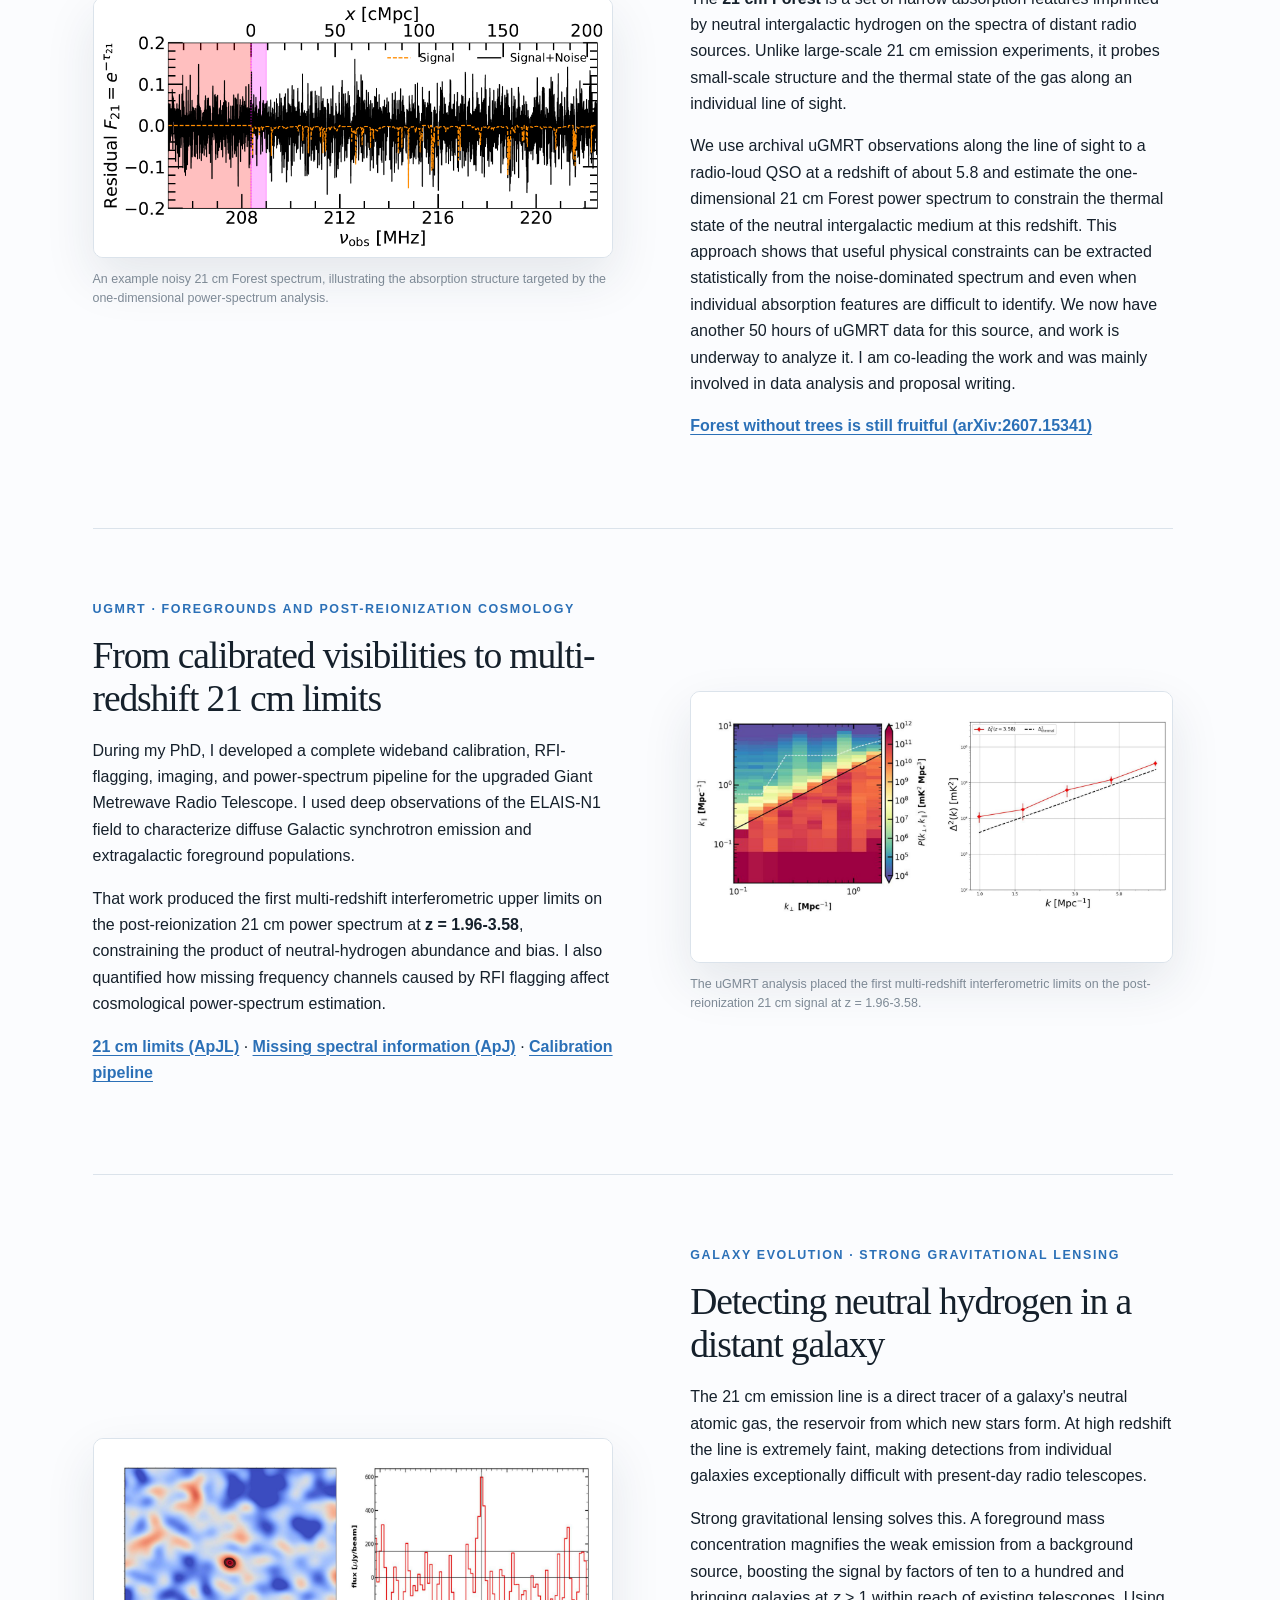
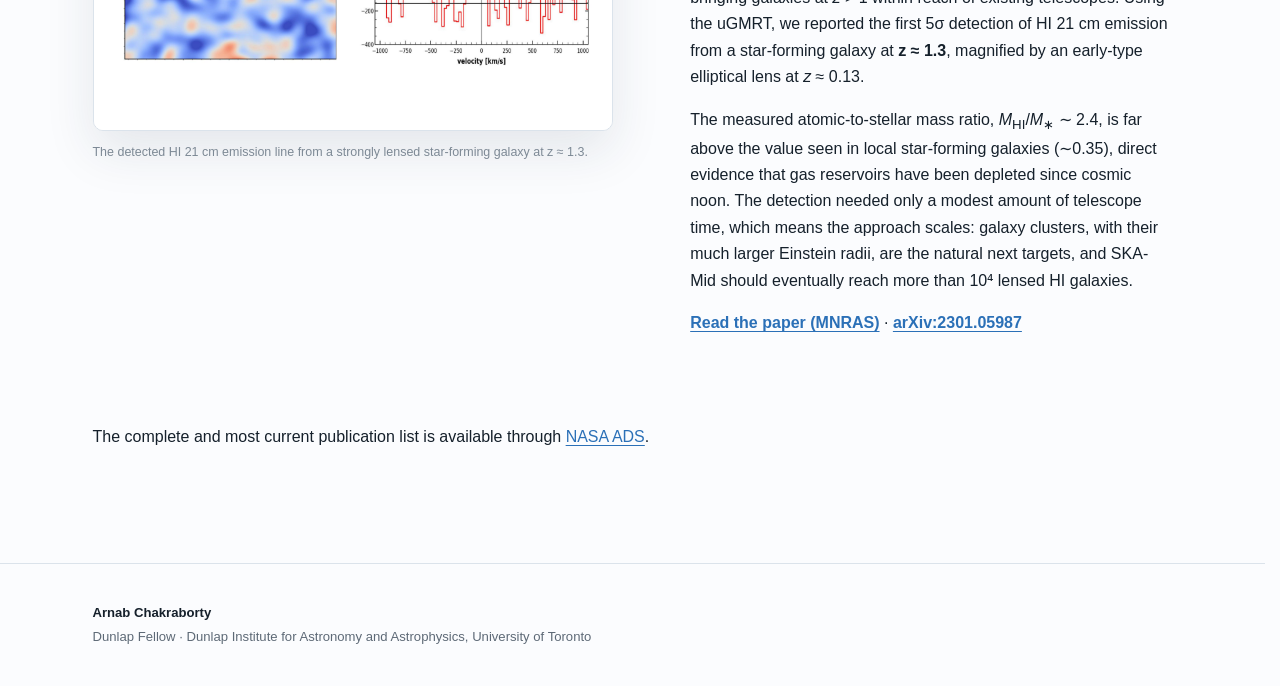
<file: Research/index.html>
<!doctype html>
<html lang="en">
  <head>
    <meta charset="utf-8">
    <meta name="viewport" content="width=device-width, initial-scale=1">
    <meta name="color-scheme" content="light dark">
    <meta name="description" content="I use radio observations, statistical inference, and end-to-end analysis pipelines to study the evolution of cosmic structure using 21 cm Line Intensity Mapping.">
    <meta name="author" content="Arnab Chakraborty">
    <meta name="keywords" content="radio astronomy, cosmology, 21 cm intensity mapping, CHIME, CHORD, uGMRT">
    <title>Overview · Arnab Chakraborty</title>
    <link rel="icon" type="image/png" href="https://arnab-half-blood-prince.github.io/favicon.png">
    <link rel="stylesheet" href="https://arnab-half-blood-prince.github.io/styles/site.css?h=305f1d1e1d4a801d3674">
    <script>
      (function () {
        const saved = localStorage.getItem("theme");
        const preferred = window.matchMedia("(prefers-color-scheme: dark)").matches ? "dark" : "light";
        document.documentElement.dataset.theme = saved || preferred;
      })();
    </script>
  </head>
  <body>
    <a class="skip-link" href="#main-content">Skip to content</a>

    <header class="site-header">
      <div class="shell header-inner">
        <a class="brand" href="https:&#x2F;&#x2F;arnab-half-blood-prince.github.io" aria-label="Arnab Chakraborty, home">
          <strong>Arnab</strong> Chakraborty
        </a>

        <button class="nav-toggle" type="button" aria-expanded="false" aria-controls="site-navigation">
          <span class="sr-only">Open navigation</span>
          <span aria-hidden="true"></span>
          <span aria-hidden="true"></span>
          <span aria-hidden="true"></span>
        </button>

        <nav class="site-nav" id="site-navigation" aria-label="Primary navigation">
          
          
            <a href="&#x2F;Research&#x2F;" aria-current="page">Research</a>
          
            <a href="&#x2F;Publications&#x2F;">Publications</a>
          
            <a href="&#x2F;Softwares&#x2F;">Software</a>
          
            <a href="&#x2F;Resources&#x2F;">Resources</a>
          
            <a href="&#x2F;Talks&#x2F;">Talks</a>
          
            <a href="&#x2F;CV&#x2F;">CV</a>
          
          <button class="theme-toggle" type="button" data-theme-toggle aria-label="Switch color theme">
            <svg class="theme-icon theme-icon--sun" viewBox="0 0 24 24" aria-hidden="true">
              <circle cx="12" cy="12" r="4"></circle>
              <path d="M12 2v2M12 20v2M4.93 4.93l1.42 1.42M17.65 17.65l1.42 1.42M2 12h2M20 12h2M4.93 19.07l1.42-1.42M17.65 6.35l1.42-1.42"></path>
            </svg>
            <svg class="theme-icon theme-icon--moon" viewBox="0 0 24 24" aria-hidden="true">
              <path d="M21 12.8A9 9 0 1 1 11.2 3 7 7 0 0 0 21 12.8Z"></path>
            </svg>
          </button>
        </nav>
      </div>
    </header>

    <main id="main-content">
      
  <article class="shell page research-page">
    <header class="page-header">
      <p class="eyebrow">Science</p>
      <h1>Overview</h1>
      <p class="page-lede">I use radio observations, statistical inference, and end-to-end analysis pipelines to study the evolution of cosmic structure using 21 cm Line Intensity Mapping.</p>
    </header>
    <div class="page-content prose">
      <p class="research-intro">My research connects instruments to cosmology: calibrating radio telescopes, flagging human-made interference, removing foreground emission, and extracting and interpreting the weak 21 cm cosmological signal that remains. The projects below cover my current and recent work.</p>
<nav class="section-jump" aria-label="On this page">
  <a href="#lim">Line intensity mapping</a>
  <a href="#chime-auto-power">CHIME</a>
  <a href="#chord">CHORD</a>
  <a href="#forest">21 cm forest</a>
  <a href="#ugmrt">uGMRT</a>
  <a href="#lensing">Lensing</a>
</nav>
<section id="lim" class="research-prose">
<h2 id="line-intensity-mapping">Line intensity mapping</h2>
<p>I want to understand how a nearly smooth early Universe grew into the complex web of structure we see today. <a rel="noopener noreferrer" target="_blank" href="https://arxiv.org/abs/1903.04496">Line intensity mapping</a> is an efficient way to attack that question. Rather than resolving individual galaxies, we make low-resolution maps of the sky at frequencies corresponding to atomic or molecular lines emitted in galaxies and in the intergalactic medium, and then measure the statistical fluctuations of the combined radiation field. A single survey covers an enormous cosmic volume, which is exactly the statistical power that precision cosmology needs.</p>
<p>My focus is the <a rel="noopener noreferrer" target="_blank" href="https://arxiv.org/abs/astro-ph/9608010">21 cm line of neutral hydrogen</a>, the hyperfine transition that traces atomic gas from the present day back to <em>z</em> ∼ 30. Measuring its auto-correlation power spectrum maps the distribution of matter and gives access to the <a rel="noopener noreferrer" target="_blank" href="https://arxiv.org/abs/1201.2434">baryon acoustic oscillation</a> scale, the standard ruler that fixes the expansion history and therefore constrains the nature of <a rel="noopener noreferrer" target="_blank" href="https://en.wikipedia.org/wiki/Dark_energy">dark energy</a>.</p>
<p>The obstacle is dynamic range. Galactic synchrotron emission and extragalactic point sources are four to five orders of magnitude brighter than the 21 cm signal, and that foreground is coupled to a chromatic instrument response through the primary beam, mutual coupling between elements, and time- and frequency-dependent gains. Separating the two is an instrumental problem as much as an astrophysical one, and it is where most of my effort goes. I am currently doing this with two instruments at the Dominion Radio Astrophysical Observatory.</p>
</section>
<section id="chime-auto-power" class="research-entry">
  <figure class="research-figure">
    <img src="chime-auto-power.png" alt="Measured CHIME 21 cm auto-power spectrum with red data points, a black best-fit curve, blue imaginary-component points, and residuals" loading="lazy" decoding="async">
    <figcaption>CHIME auto-power spectrum measurement. The black line is the best-fit model to the data and bottom panel shows the residual.</figcaption>
  </figure>
  <div class="research-copy">
    <p class="card-meta">CHIME · Post-reionization intensity mapping</p>
    <h2>The first cosmological 21 cm auto-power detection</h2>
    <div><p>The Canadian Hydrogen Intensity Mapping Experiment, <a rel="noopener noreferrer" target="_blank" href="https://chime-experiment.ca/">CHIME</a>, is a transit radio interferometer at the <a rel="noopener noreferrer" target="_blank" href="https://nrc.canada.ca/en/research-development/nrc-facilities/dominion-radio-astrophysical-observatory-research-facility">Dominion Radio Astrophysical Observatory</a> near Penticton, British Columbia. Four 20 m × 100 m cylindrical reflectors, with no moving parts, map the entire northern sky every day between 400 and 800 MHz. That band corresponds to neutral hydrogen at redshifts 0.8 to 2.5, which places CHIME squarely at the epoch where dark energy begins to dominate the expansion. It has been collecting data since 2018.</p>
<p>As science lead within the collaboration, I designed and built the analysis pipeline that delivered the first detection of the cosmological 21 cm auto-power spectrum from CHIME maps alone, using 94 nights of 2019 data. The pipeline combines adaptive RFI mitigation for narrow-band and broadband interference, achromatic beamforming that holds the beam properties fixed across the band, foreground filtering applied before time-averaging to limit spectral leakage, and a comprehensive suite of validation tests.</p>
<p>The measurement reaches <strong>12.4σ at z ≈ 1.16</strong> over 0.4 ≲ <em>k</em> ≲ 1.5 <em>h</em> Mpc⁻¹, independently confirmed in two redshift sub-bands at 8.6σ and 9.1σ. Every validation test returned an acceptable p-value, which is what separates a detection from a systematic artefact. A companion interpretation paper connects the measurement to the abundance and clustering of neutral hydrogen and finds significant tension with IllustrisTNG, driven by weaker non-linear redshift-space clustering in the simulations than in the data.</p>
<p><a rel="noopener noreferrer" target="_blank" href="https://arxiv.org/abs/2511.19620">Detection paper (arXiv:2511.19620)</a> · <a rel="noopener noreferrer" target="_blank" href="https://arxiv.org/abs/2603.25680">Interpretation paper (arXiv:2603.25680)</a></p>
</div>
  </div>
</section>
<section id="chord" class="research-entry research-entry--reverse">
  <figure class="research-figure">
    <img src="chord-2026.jpg" alt="Aerial view of the CHORD dishes and CHIME cylinders at the Dominion Radio Astrophysical Observatory" loading="lazy" decoding="async">
    <figcaption>CHORD at DRAO with 128 of its planned 512 antennas, 27 August 2026. Image: Bryan Schellenberg.</figcaption>
  </figure>
  <div class="research-copy">
    <p class="card-meta">CHORD · Instrument commissioning</p>
    <h2>Calibrating the next generation of wideband radio surveys</h2>
    <div><p>The Canadian Hydrogen Observatory and Radio-transient Detector, <a rel="noopener noreferrer" target="_blank" href="https://www.chord-observatory.ca/">CHORD</a>, is CHIME's successor, under construction alongside it at DRAO. It will consist of 512 six-metre dishes in a compact, highly redundant array, with deep reflectors (f/D = 0.21) and ultra-wideband receivers covering 300 to 1500 MHz. Measured by bandwidth × field of view × sensitivity, CHORD will be roughly an order of magnitude more powerful than CHIME and the world-leading facility of its type. The first 128 antennas are on the ground and the pathfinder is being commissioned.</p>
<p>I am a member of CHORD's calibration and intensity-mapping group and its HI galaxy survey group. My work covers commissioning data, characterising the radio-frequency environment at the site, sky-based and redundant calibration, and the analysis infrastructure that turns raw measurements into cosmological maps. Getting the calibration right at this stage is what will determine whether CHORD can reach the linear BAO scales that CHIME cannot.</p>
<p><a rel="noopener noreferrer" target="_blank" href="https://www.chord-observatory.ca/">CHORD project</a> · <a rel="noopener noreferrer" target="_blank" href="https://arxiv.org/abs/2607.09374">CHORD overview (arXiv:2607.09374)</a></p>
</div>
  </div>
</section>
<section id="forest" class="research-entry">
  <figure class="research-figure">
    <img src="forest-spectrum.png" alt="Example residual 21 cm Forest spectrum versus observed frequency and comoving distance, showing absorption signal and simulated noise" loading="lazy" decoding="async">
    <figcaption>An example noisy 21 cm Forest spectrum, illustrating the absorption structure targeted by the one-dimensional power-spectrum analysis.</figcaption>
  </figure>
  <div class="research-copy">
    <p class="card-meta">Cosmic dawn · 21 cm absorption</p>
    <h2>A forest without trees: neutral gas at z ≈ 5.6</h2>
    <div><p>The <strong>21 cm Forest</strong> is a set of narrow absorption features imprinted by neutral intergalactic hydrogen on the spectra of distant radio sources. Unlike large-scale 21 cm emission experiments, it probes small-scale structure and the thermal state of the gas along an individual line of sight.</p>
<p>We use archival uGMRT observations along the line of sight to a radio-loud QSO at a redshift of about 5.8 and estimate the one-dimensional 21 cm Forest power spectrum to constrain the thermal state of the neutral intergalactic medium at this redshift.  This approach shows that useful physical constraints can be extracted statistically from the noise-dominated spectrum and even when individual absorption features are difficult to identify. We now have another 50 hours of uGMRT data for this source, and work is underway to analyze it.  I am co-leading the work and was mainly involved in data analysis and proposal writing.</p>
<p><a rel="noopener noreferrer" target="_blank" href="https://arxiv.org/abs/2607.15341">Forest without trees is still fruitful (arXiv:2607.15341)</a></p>
</div>
  </div>
</section>
<section id="ugmrt" class="research-entry research-entry--reverse">
  <figure class="research-figure">
    <img src="Upper_lim.jpg" alt="Two-panel scientific figure showing uGMRT power-spectrum sensitivity and an upper limit on the 21 cm brightness-temperature power spectrum" loading="lazy" decoding="async">
    <figcaption>The uGMRT analysis placed the first multi-redshift interferometric limits on the post-reionization 21 cm signal at z = 1.96-3.58.</figcaption>
  </figure>
  <div class="research-copy">
    <p class="card-meta">uGMRT · Foregrounds and post-reionization cosmology</p>
    <h2>From calibrated visibilities to multi-redshift 21 cm limits</h2>
    <div><p>During my PhD, I developed a complete wideband calibration, RFI-flagging, imaging, and power-spectrum pipeline for the upgraded Giant Metrewave Radio Telescope. I used deep observations of the ELAIS-N1 field to characterize diffuse Galactic synchrotron emission and extragalactic foreground populations.</p>
<p>That work produced the first multi-redshift interferometric upper limits on the post-reionization 21 cm power spectrum at <strong>z = 1.96-3.58</strong>, constraining the product of neutral-hydrogen abundance and bias. I also quantified how missing frequency channels caused by RFI flagging affect cosmological power-spectrum estimation.</p>
<p><a rel="noopener noreferrer" target="_blank" href="https://doi.org/10.3847/2041-8213/abd17a">21 cm limits (ApJL)</a> · <a rel="noopener noreferrer" target="_blank" href="https://doi.org/10.3847/1538-4357/ac5cc5">Missing spectral information (ApJ)</a> · <a rel="noopener noreferrer" target="_blank" href="https://github.com/Arnab-half-blood-prince/GMRT_DI_Calibration_pipeline">Calibration pipeline</a></p>
</div>
  </div>
</section>
<section id="lensing" class="research-entry">
  <figure class="research-figure">
    <img src="spectrum_im.jpg" alt="Scientific plot of the detected redshifted HI 21 cm emission spectrum from a strongly lensed galaxy" loading="lazy" decoding="async">
    <figcaption>The detected HI 21 cm emission line from a strongly lensed star-forming galaxy at z ≈ 1.3.</figcaption>
  </figure>
  <div class="research-copy">
    <p class="card-meta">Galaxy evolution · Strong gravitational lensing</p>
    <h2>Detecting neutral hydrogen in a distant galaxy</h2>
    <div><p>The 21 cm emission line is a direct tracer of a galaxy's neutral atomic gas, the reservoir from which new stars form. At high redshift the line is extremely faint, making detections from individual galaxies exceptionally difficult with present-day radio telescopes.</p>
<p>Strong gravitational lensing solves this. A foreground mass concentration magnifies the weak emission from a background source, boosting the signal by factors of ten to a hundred and bringing galaxies at <em>z</em> &gt; 1 within reach of existing telescopes. Using the uGMRT, we reported the first 5σ detection of HI 21 cm emission from a star-forming galaxy at <strong>z ≈ 1.3</strong>, magnified by an early-type elliptical lens at <em>z</em> ≈ 0.13.</p>
<p>The measured atomic-to-stellar mass ratio, <em>M</em><sub>HI</sub>/<em>M</em><sub>∗</sub> ∼ 2.4, is far above the value seen in local star-forming galaxies (∼0.35), direct evidence that gas reservoirs have been depleted since cosmic noon. The detection needed only a modest amount of telescope time, which means the approach scales: galaxy clusters, with their much larger Einstein radii, are the natural next targets, and SKA-Mid should eventually reach more than 10⁴ lensed HI galaxies.</p>
<p><a rel="noopener noreferrer" target="_blank" href="https://doi.org/10.1093/mnras/stac3696">Read the paper (MNRAS)</a> · <a rel="noopener noreferrer" target="_blank" href="https://arxiv.org/abs/2301.05987">arXiv:2301.05987</a></p>
</div>
  </div>
</section>
<p>The complete and most current publication list is available through <a rel="noopener noreferrer" target="_blank" href="https://ui.adsabs.harvard.edu/search/q=docs(library%2F0M0G3dsjSNeXotLDUmsR6Q)&amp;sort=date%20desc%2C%20bibcode%20desc&amp;p_=0">NASA ADS</a>.</p>

    </div>
  </article>

    </main>

    <footer class="site-footer" id="contact">
      <div class="shell footer-grid">
        <div>
          <p class="footer-name">Arnab Chakraborty</p>
          <p>Dunlap Fellow · Dunlap Institute for Astronomy and Astrophysics, University of Toronto</p>
        </div>
      </div>
    </footer>

    <script src="https://arnab-half-blood-prince.github.io/scripts/site.js?h=c0007c4f5c952311a580" defer></script>
  </body>
</html>
</file>
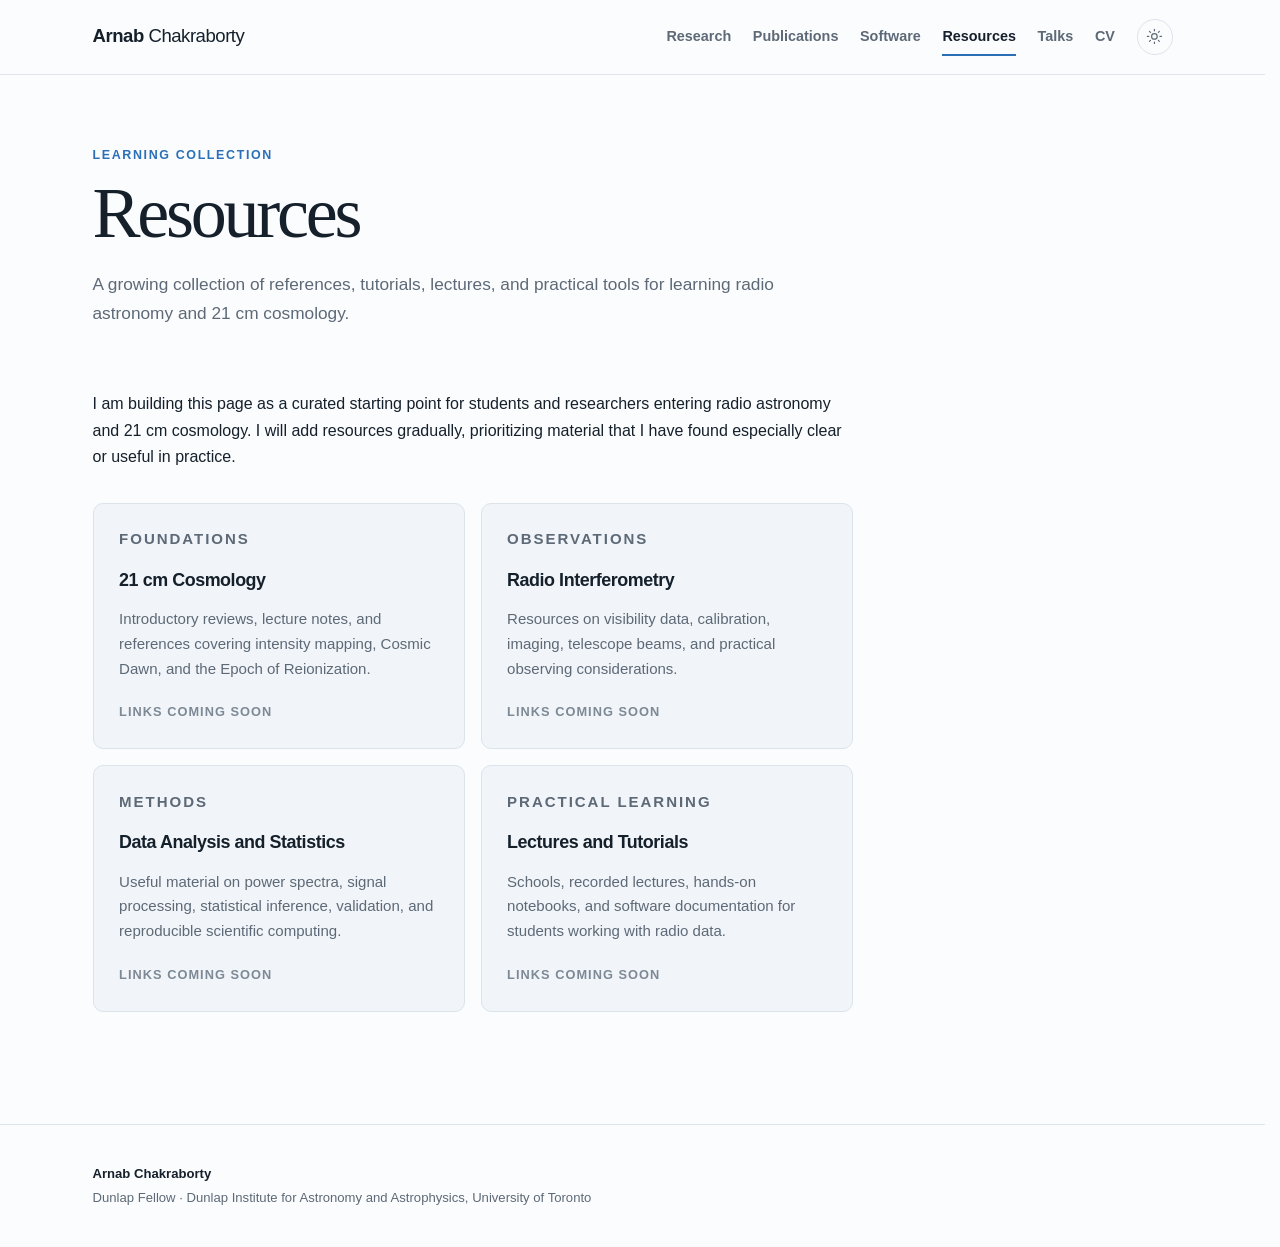
<file: Resources/index.html>
<!doctype html>
<html lang="en">
  <head>
    <meta charset="utf-8">
    <meta name="viewport" content="width=device-width, initial-scale=1">
    <meta name="color-scheme" content="light dark">
    <meta name="description" content="A growing collection of references, tutorials, lectures, and practical tools for learning radio astronomy and 21 cm cosmology.">
    <meta name="author" content="Arnab Chakraborty">
    <meta name="keywords" content="radio astronomy, cosmology, 21 cm intensity mapping, CHIME, CHORD, uGMRT">
    <title>Resources · Arnab Chakraborty</title>
    <link rel="icon" type="image/png" href="https://arnab-half-blood-prince.github.io/favicon.png">
    <link rel="stylesheet" href="https://arnab-half-blood-prince.github.io/styles/site.css?h=305f1d1e1d4a801d3674">
    <script>
      (function () {
        const saved = localStorage.getItem("theme");
        const preferred = window.matchMedia("(prefers-color-scheme: dark)").matches ? "dark" : "light";
        document.documentElement.dataset.theme = saved || preferred;
      })();
    </script>
  </head>
  <body>
    <a class="skip-link" href="#main-content">Skip to content</a>

    <header class="site-header">
      <div class="shell header-inner">
        <a class="brand" href="https:&#x2F;&#x2F;arnab-half-blood-prince.github.io" aria-label="Arnab Chakraborty, home">
          <strong>Arnab</strong> Chakraborty
        </a>

        <button class="nav-toggle" type="button" aria-expanded="false" aria-controls="site-navigation">
          <span class="sr-only">Open navigation</span>
          <span aria-hidden="true"></span>
          <span aria-hidden="true"></span>
          <span aria-hidden="true"></span>
        </button>

        <nav class="site-nav" id="site-navigation" aria-label="Primary navigation">
          
          
            <a href="&#x2F;Research&#x2F;">Research</a>
          
            <a href="&#x2F;Publications&#x2F;">Publications</a>
          
            <a href="&#x2F;Softwares&#x2F;">Software</a>
          
            <a href="&#x2F;Resources&#x2F;" aria-current="page">Resources</a>
          
            <a href="&#x2F;Talks&#x2F;">Talks</a>
          
            <a href="&#x2F;CV&#x2F;">CV</a>
          
          <button class="theme-toggle" type="button" data-theme-toggle aria-label="Switch color theme">
            <svg class="theme-icon theme-icon--sun" viewBox="0 0 24 24" aria-hidden="true">
              <circle cx="12" cy="12" r="4"></circle>
              <path d="M12 2v2M12 20v2M4.93 4.93l1.42 1.42M17.65 17.65l1.42 1.42M2 12h2M20 12h2M4.93 19.07l1.42-1.42M17.65 6.35l1.42-1.42"></path>
            </svg>
            <svg class="theme-icon theme-icon--moon" viewBox="0 0 24 24" aria-hidden="true">
              <path d="M21 12.8A9 9 0 1 1 11.2 3 7 7 0 0 0 21 12.8Z"></path>
            </svg>
          </button>
        </nav>
      </div>
    </header>

    <main id="main-content">
      
  <article class="shell page">
    <header class="page-header">
      <p class="eyebrow">Learning collection</p>
      <h1>Resources</h1>
      <p class="page-lede">A growing collection of references, tutorials, lectures, and practical tools for learning radio astronomy and 21 cm cosmology.</p>
    </header>
    <div class="page-content prose">
      <p>I am building this page as a curated starting point for students and researchers entering radio astronomy and 21 cm cosmology. I will add resources gradually, prioritizing material that I have found especially clear or useful in practice.</p>
<div class="resource-grid">
  <article class="resource-card">
    <p class="card-meta">Foundations</p>
    <h2>21 cm Cosmology</h2>
    <p>Introductory reviews, lecture notes, and references covering intensity mapping, Cosmic Dawn, and the Epoch of Reionization.</p>
    <p class="resource-status">Links coming soon</p>
  </article>
  <article class="resource-card">
    <p class="card-meta">Observations</p>
    <h2>Radio Interferometry</h2>
    <p>Resources on visibility data, calibration, imaging, telescope beams, and practical observing considerations.</p>
    <p class="resource-status">Links coming soon</p>
  </article>
  <article class="resource-card">
    <p class="card-meta">Methods</p>
    <h2>Data Analysis and Statistics</h2>
    <p>Useful material on power spectra, signal processing, statistical inference, validation, and reproducible scientific computing.</p>
    <p class="resource-status">Links coming soon</p>
  </article>
  <article class="resource-card">
    <p class="card-meta">Practical learning</p>
    <h2>Lectures and Tutorials</h2>
    <p>Schools, recorded lectures, hands-on notebooks, and software documentation for students working with radio data.</p>
    <p class="resource-status">Links coming soon</p>
  </article>
</div>
<!-- To add a resource later, replace a "Links coming soon" line with a Markdown list such as:
- [Resource title](https://example.com/) — One-sentence description.
-->

    </div>
  </article>

    </main>

    <footer class="site-footer" id="contact">
      <div class="shell footer-grid">
        <div>
          <p class="footer-name">Arnab Chakraborty</p>
          <p>Dunlap Fellow · Dunlap Institute for Astronomy and Astrophysics, University of Toronto</p>
        </div>
      </div>
    </footer>

    <script src="https://arnab-half-blood-prince.github.io/scripts/site.js?h=c0007c4f5c952311a580" defer></script>
  </body>
</html>
</file>
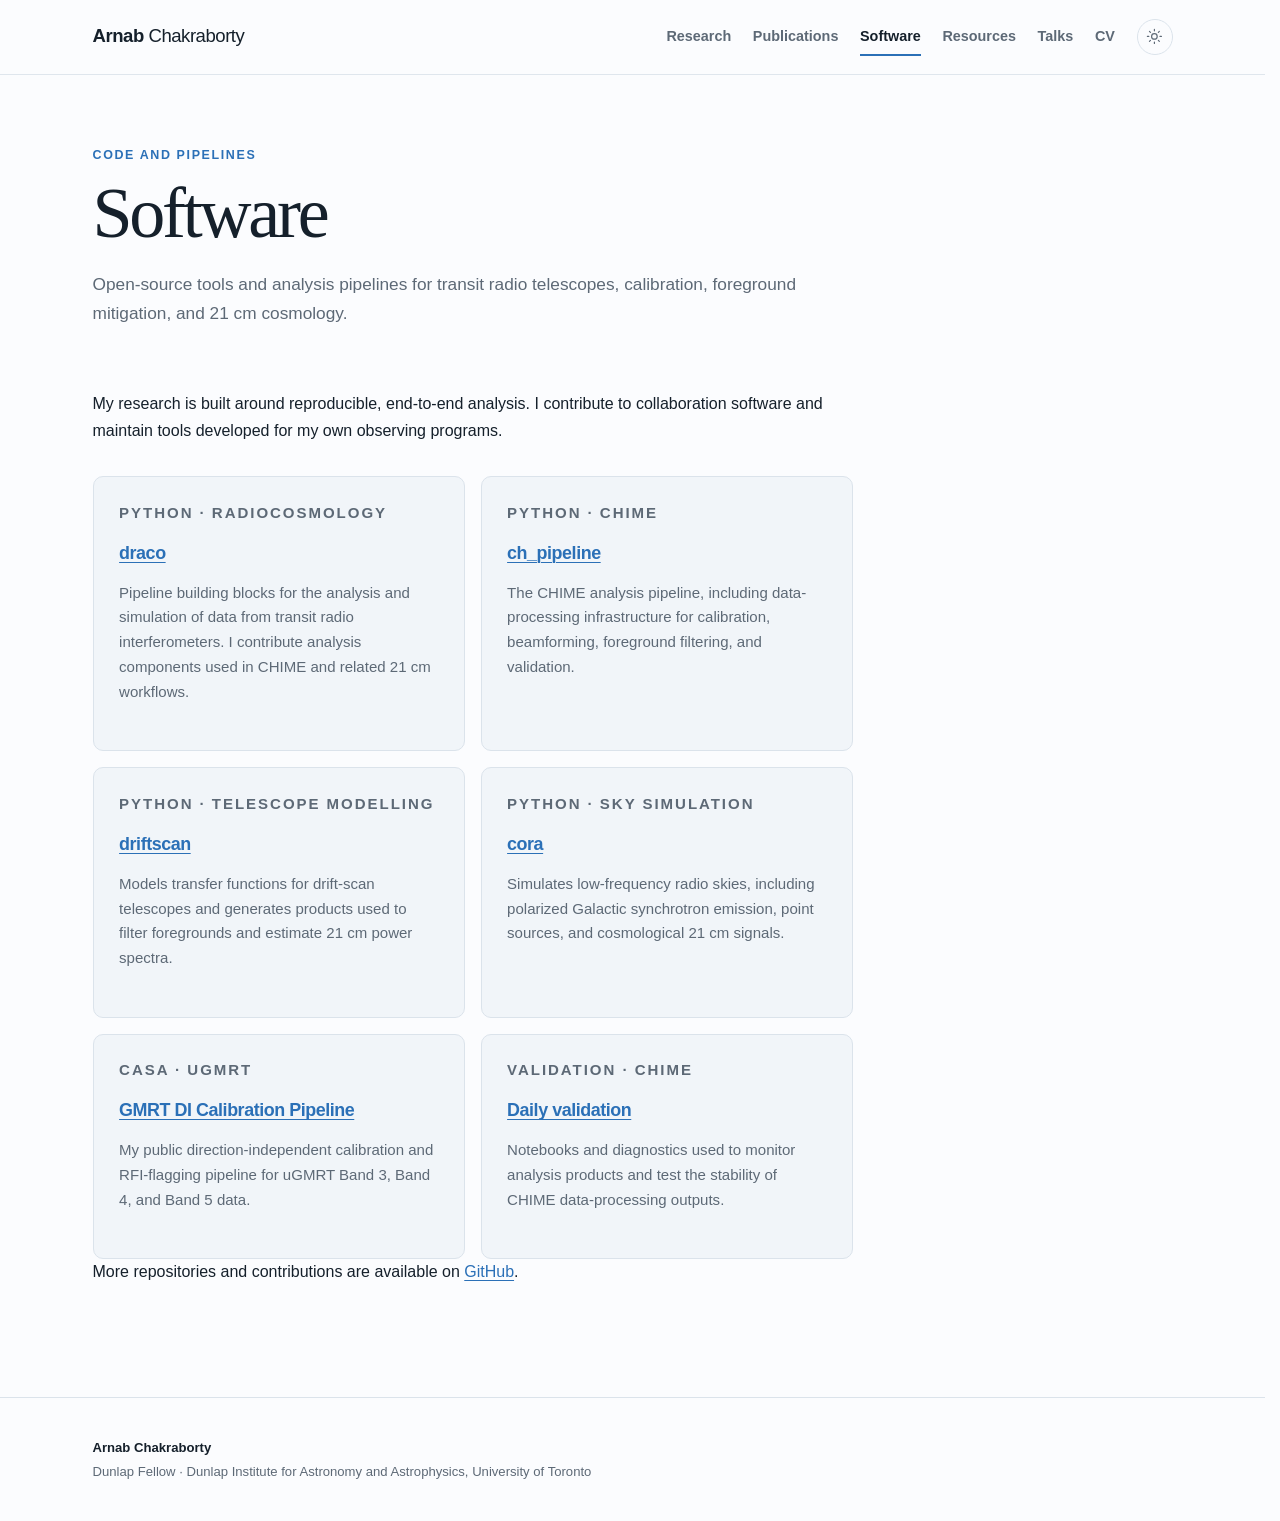
<file: Softwares/index.html>
<!doctype html>
<html lang="en">
  <head>
    <meta charset="utf-8">
    <meta name="viewport" content="width=device-width, initial-scale=1">
    <meta name="color-scheme" content="light dark">
    <meta name="description" content="Open-source tools and analysis pipelines for transit radio telescopes, calibration, foreground mitigation, and 21 cm cosmology.">
    <meta name="author" content="Arnab Chakraborty">
    <meta name="keywords" content="radio astronomy, cosmology, 21 cm intensity mapping, CHIME, CHORD, uGMRT">
    <title>Software · Arnab Chakraborty</title>
    <link rel="icon" type="image/png" href="https://arnab-half-blood-prince.github.io/favicon.png">
    <link rel="stylesheet" href="https://arnab-half-blood-prince.github.io/styles/site.css?h=305f1d1e1d4a801d3674">
    <script>
      (function () {
        const saved = localStorage.getItem("theme");
        const preferred = window.matchMedia("(prefers-color-scheme: dark)").matches ? "dark" : "light";
        document.documentElement.dataset.theme = saved || preferred;
      })();
    </script>
  </head>
  <body>
    <a class="skip-link" href="#main-content">Skip to content</a>

    <header class="site-header">
      <div class="shell header-inner">
        <a class="brand" href="https:&#x2F;&#x2F;arnab-half-blood-prince.github.io" aria-label="Arnab Chakraborty, home">
          <strong>Arnab</strong> Chakraborty
        </a>

        <button class="nav-toggle" type="button" aria-expanded="false" aria-controls="site-navigation">
          <span class="sr-only">Open navigation</span>
          <span aria-hidden="true"></span>
          <span aria-hidden="true"></span>
          <span aria-hidden="true"></span>
        </button>

        <nav class="site-nav" id="site-navigation" aria-label="Primary navigation">
          
          
            <a href="&#x2F;Research&#x2F;">Research</a>
          
            <a href="&#x2F;Publications&#x2F;">Publications</a>
          
            <a href="&#x2F;Softwares&#x2F;" aria-current="page">Software</a>
          
            <a href="&#x2F;Resources&#x2F;">Resources</a>
          
            <a href="&#x2F;Talks&#x2F;">Talks</a>
          
            <a href="&#x2F;CV&#x2F;">CV</a>
          
          <button class="theme-toggle" type="button" data-theme-toggle aria-label="Switch color theme">
            <svg class="theme-icon theme-icon--sun" viewBox="0 0 24 24" aria-hidden="true">
              <circle cx="12" cy="12" r="4"></circle>
              <path d="M12 2v2M12 20v2M4.93 4.93l1.42 1.42M17.65 17.65l1.42 1.42M2 12h2M20 12h2M4.93 19.07l1.42-1.42M17.65 6.35l1.42-1.42"></path>
            </svg>
            <svg class="theme-icon theme-icon--moon" viewBox="0 0 24 24" aria-hidden="true">
              <path d="M21 12.8A9 9 0 1 1 11.2 3 7 7 0 0 0 21 12.8Z"></path>
            </svg>
          </button>
        </nav>
      </div>
    </header>

    <main id="main-content">
      
  <article class="shell page">
    <header class="page-header">
      <p class="eyebrow">Code and pipelines</p>
      <h1>Software</h1>
      <p class="page-lede">Open-source tools and analysis pipelines for transit radio telescopes, calibration, foreground mitigation, and 21 cm cosmology.</p>
    </header>
    <div class="page-content prose">
      <p>My research is built around reproducible, end-to-end analysis. I contribute to collaboration software and maintain tools developed for my own observing programs.</p>
<div class="card-grid">
  <article class="info-card">
    <p class="card-meta">Python · radiocosmology</p>
    <h2><a href="https://github.com/radiocosmology/draco">draco</a></h2>
    <p>Pipeline building blocks for the analysis and simulation of data from transit radio interferometers. I contribute analysis components used in CHIME and related 21 cm workflows.</p>
  </article>
  <article class="info-card">
    <p class="card-meta">Python · CHIME</p>
    <h2><a href="https://github.com/chime-experiment/ch_pipeline">ch_pipeline</a></h2>
    <p>The CHIME analysis pipeline, including data-processing infrastructure for calibration, beamforming, foreground filtering, and validation.</p>
  </article>
  <article class="info-card">
    <p class="card-meta">Python · telescope modelling</p>
    <h2><a href="https://github.com/radiocosmology/driftscan">driftscan</a></h2>
    <p>Models transfer functions for drift-scan telescopes and generates products used to filter foregrounds and estimate 21 cm power spectra.</p>
  </article>
  <article class="info-card">
    <p class="card-meta">Python · sky simulation</p>
    <h2><a href="https://github.com/radiocosmology/cora">cora</a></h2>
    <p>Simulates low-frequency radio skies, including polarized Galactic synchrotron emission, point sources, and cosmological 21 cm signals.</p>
  </article>
  <article class="info-card">
    <p class="card-meta">CASA · uGMRT</p>
    <h2><a href="https://github.com/Arnab-half-blood-prince/GMRT_DI_Calibration_pipeline">GMRT DI Calibration Pipeline</a></h2>
    <p>My public direction-independent calibration and RFI-flagging pipeline for uGMRT Band 3, Band 4, and Band 5 data.</p>
  </article>
  <article class="info-card">
    <p class="card-meta">Validation · CHIME</p>
    <h2><a href="https://github.com/chime-experiment/Daily_validation">Daily validation</a></h2>
    <p>Notebooks and diagnostics used to monitor analysis products and test the stability of CHIME data-processing outputs.</p>
  </article>
</div>
<p>More repositories and contributions are available on <a rel="noopener noreferrer" target="_blank" href="https://github.com/Arnab-half-blood-prince">GitHub</a>.</p>

    </div>
  </article>

    </main>

    <footer class="site-footer" id="contact">
      <div class="shell footer-grid">
        <div>
          <p class="footer-name">Arnab Chakraborty</p>
          <p>Dunlap Fellow · Dunlap Institute for Astronomy and Astrophysics, University of Toronto</p>
        </div>
      </div>
    </footer>

    <script src="https://arnab-half-blood-prince.github.io/scripts/site.js?h=c0007c4f5c952311a580" defer></script>
  </body>
</html>
</file>
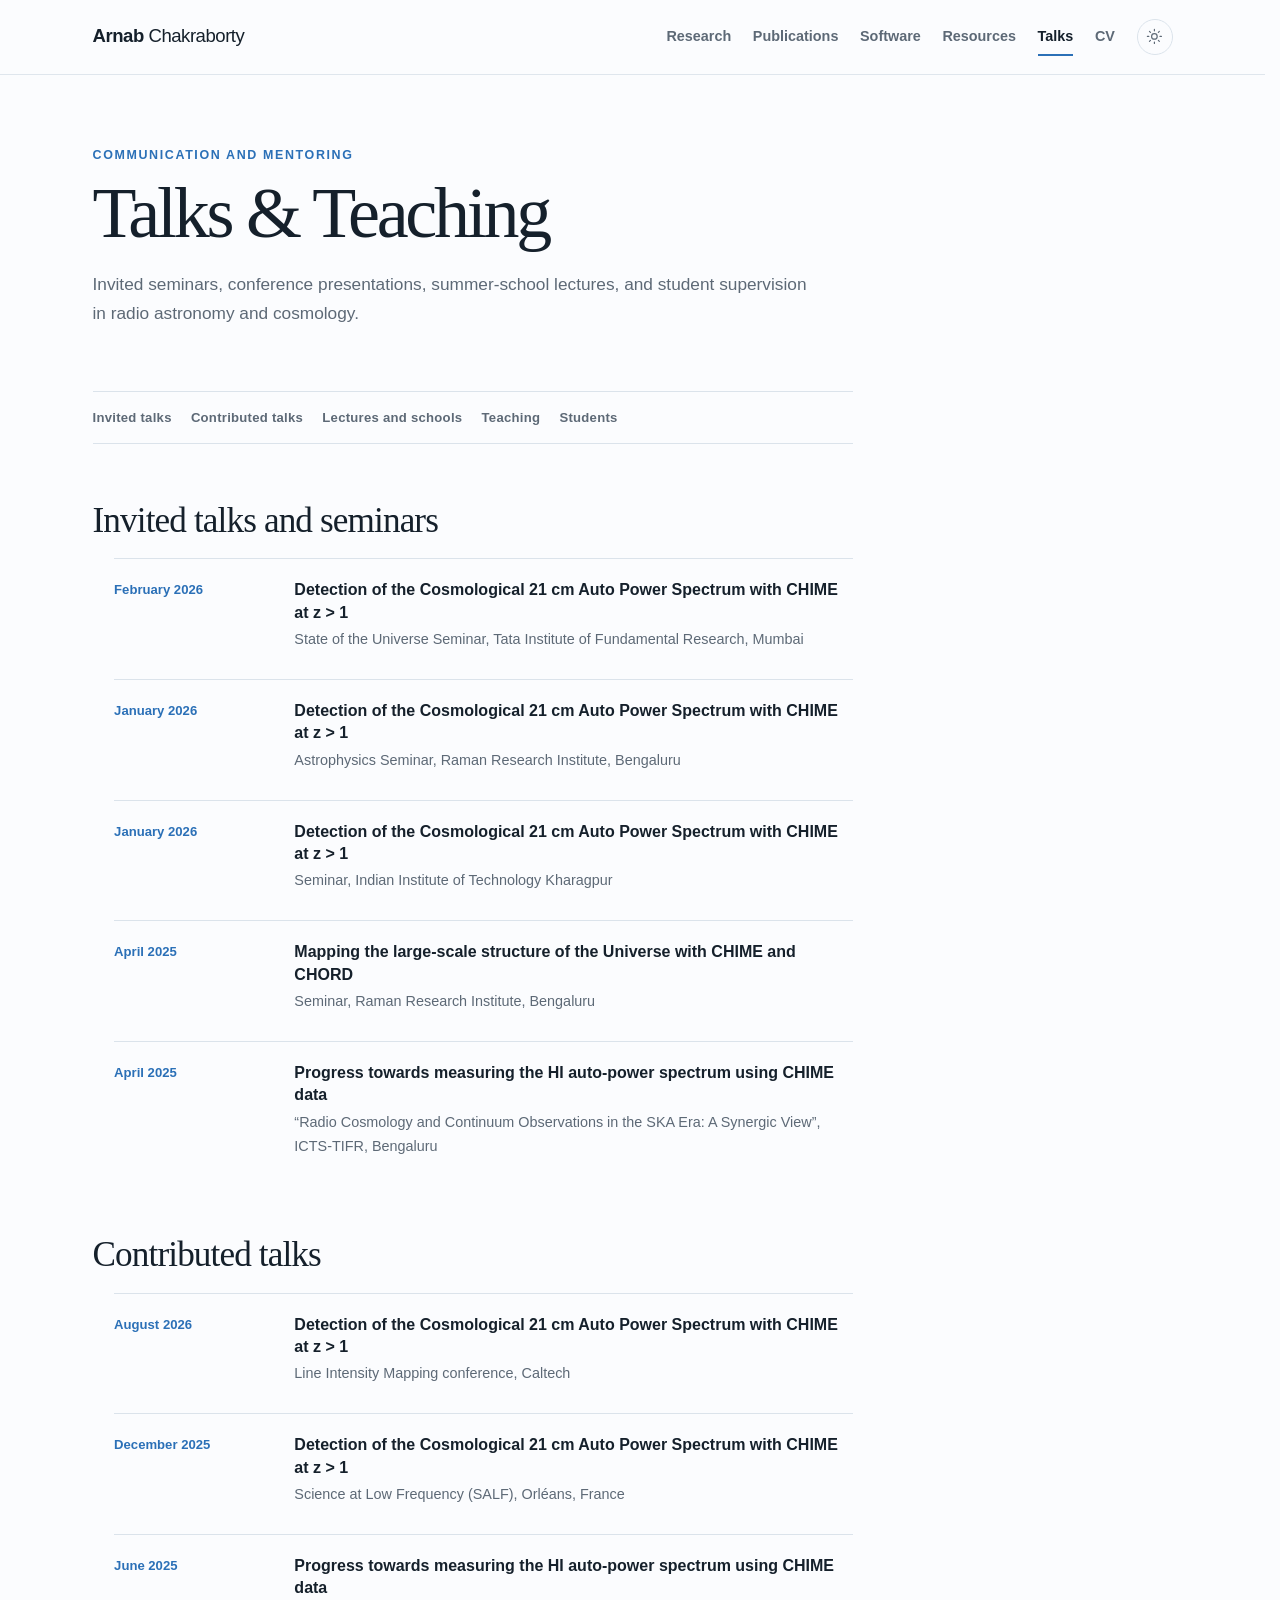
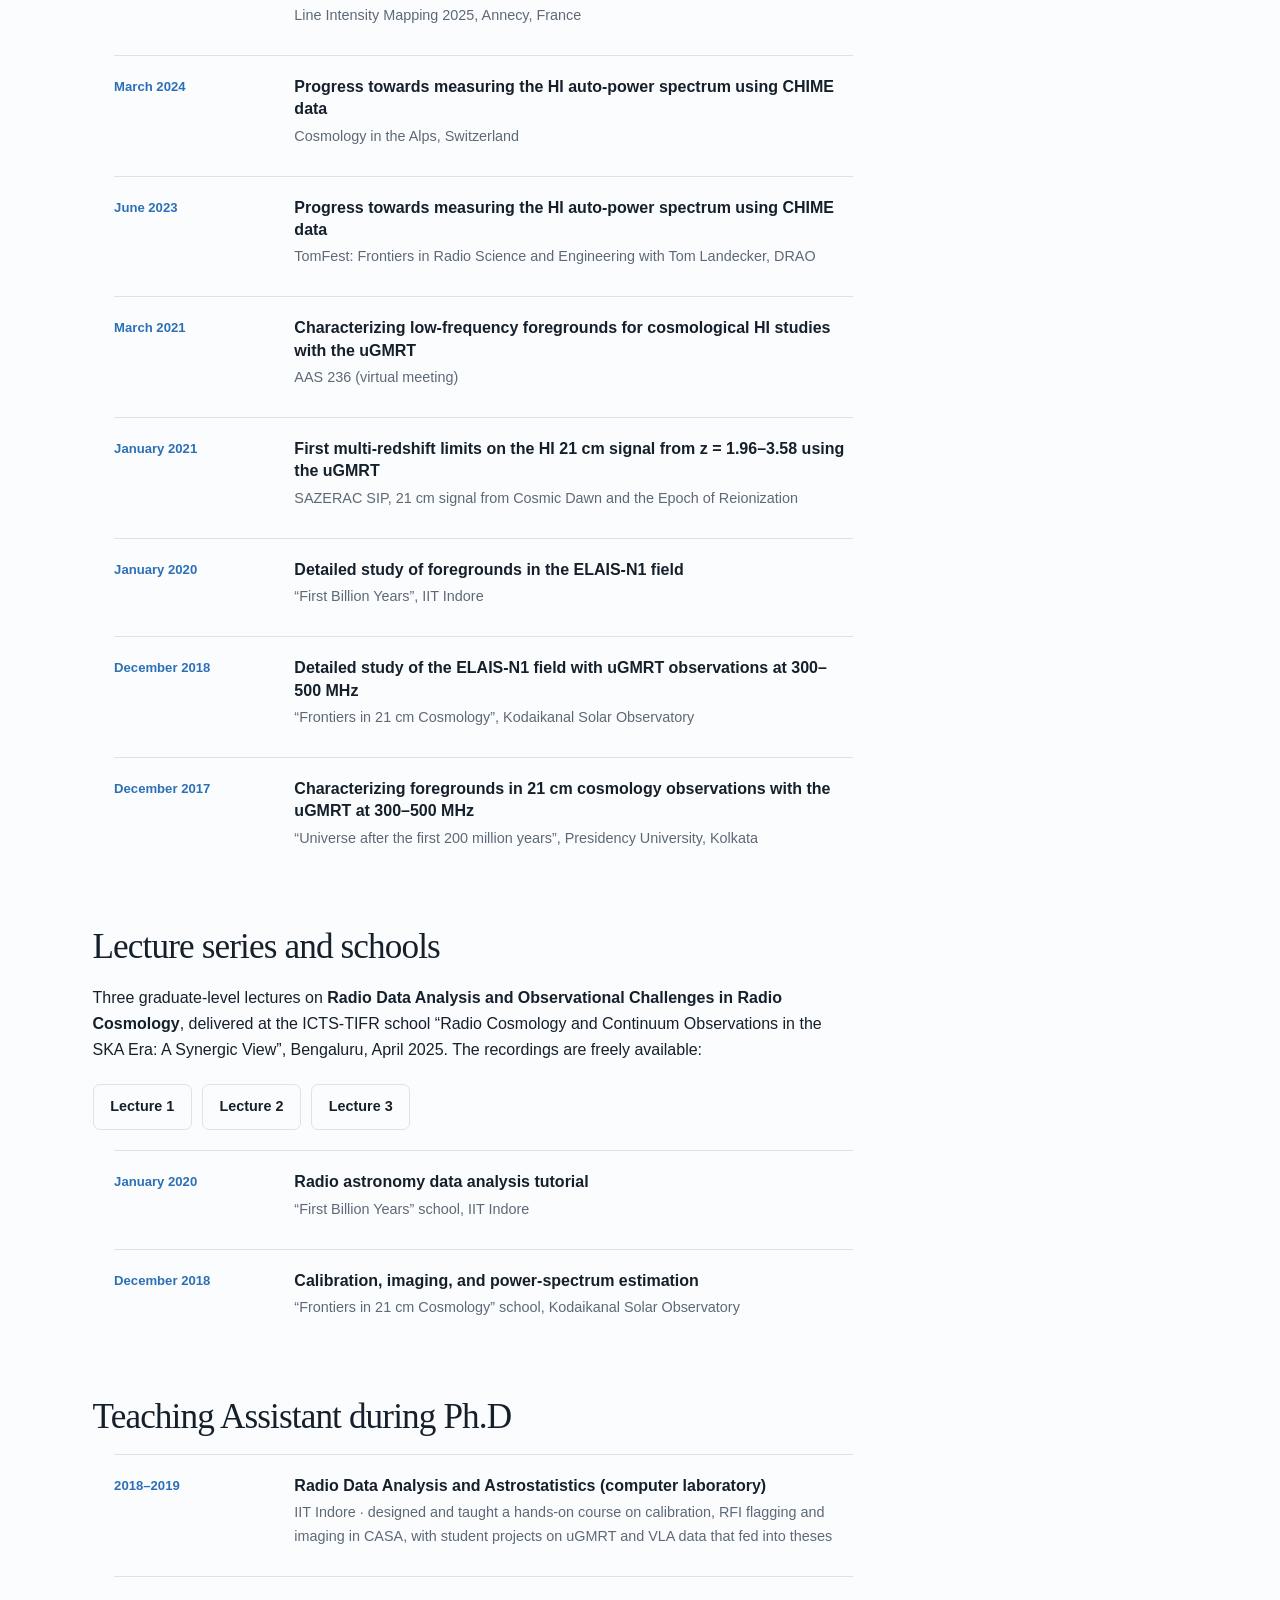
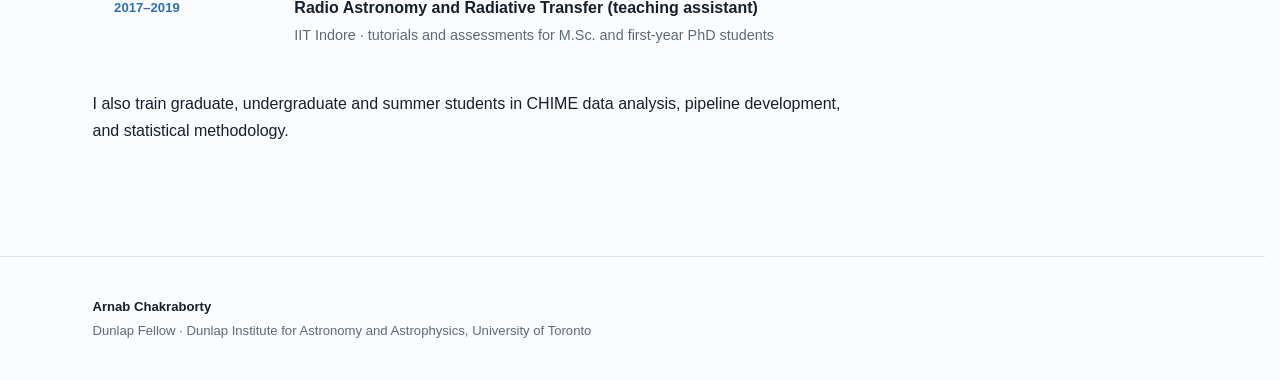
<file: Talks/index.html>
<!doctype html>
<html lang="en">
  <head>
    <meta charset="utf-8">
    <meta name="viewport" content="width=device-width, initial-scale=1">
    <meta name="color-scheme" content="light dark">
    <meta name="description" content="Invited seminars, conference presentations, summer-school lectures, and student supervision in radio astronomy and cosmology.">
    <meta name="author" content="Arnab Chakraborty">
    <meta name="keywords" content="radio astronomy, cosmology, 21 cm intensity mapping, CHIME, CHORD, uGMRT">
    <title>Talks &amp; Teaching · Arnab Chakraborty</title>
    <link rel="icon" type="image/png" href="https://arnab-half-blood-prince.github.io/favicon.png">
    <link rel="stylesheet" href="https://arnab-half-blood-prince.github.io/styles/site.css?h=305f1d1e1d4a801d3674">
    <script>
      (function () {
        const saved = localStorage.getItem("theme");
        const preferred = window.matchMedia("(prefers-color-scheme: dark)").matches ? "dark" : "light";
        document.documentElement.dataset.theme = saved || preferred;
      })();
    </script>
  </head>
  <body>
    <a class="skip-link" href="#main-content">Skip to content</a>

    <header class="site-header">
      <div class="shell header-inner">
        <a class="brand" href="https:&#x2F;&#x2F;arnab-half-blood-prince.github.io" aria-label="Arnab Chakraborty, home">
          <strong>Arnab</strong> Chakraborty
        </a>

        <button class="nav-toggle" type="button" aria-expanded="false" aria-controls="site-navigation">
          <span class="sr-only">Open navigation</span>
          <span aria-hidden="true"></span>
          <span aria-hidden="true"></span>
          <span aria-hidden="true"></span>
        </button>

        <nav class="site-nav" id="site-navigation" aria-label="Primary navigation">
          
          
            <a href="&#x2F;Research&#x2F;">Research</a>
          
            <a href="&#x2F;Publications&#x2F;">Publications</a>
          
            <a href="&#x2F;Softwares&#x2F;">Software</a>
          
            <a href="&#x2F;Resources&#x2F;">Resources</a>
          
            <a href="&#x2F;Talks&#x2F;" aria-current="page">Talks</a>
          
            <a href="&#x2F;CV&#x2F;">CV</a>
          
          <button class="theme-toggle" type="button" data-theme-toggle aria-label="Switch color theme">
            <svg class="theme-icon theme-icon--sun" viewBox="0 0 24 24" aria-hidden="true">
              <circle cx="12" cy="12" r="4"></circle>
              <path d="M12 2v2M12 20v2M4.93 4.93l1.42 1.42M17.65 17.65l1.42 1.42M2 12h2M20 12h2M4.93 19.07l1.42-1.42M17.65 6.35l1.42-1.42"></path>
            </svg>
            <svg class="theme-icon theme-icon--moon" viewBox="0 0 24 24" aria-hidden="true">
              <path d="M21 12.8A9 9 0 1 1 11.2 3 7 7 0 0 0 21 12.8Z"></path>
            </svg>
          </button>
        </nav>
      </div>
    </header>

    <main id="main-content">
      
  <article class="shell page">
    <header class="page-header">
      <p class="eyebrow">Communication and mentoring</p>
      <h1>Talks &amp; Teaching</h1>
      <p class="page-lede">Invited seminars, conference presentations, summer-school lectures, and student supervision in radio astronomy and cosmology.</p>
    </header>
    <div class="page-content prose">
      <nav class="section-jump" aria-label="On this page">
  <a href="#invited">Invited talks</a>
  <a href="#contributed">Contributed talks</a>
  <a href="#lectures">Lectures and schools</a>
  <a href="#teaching">Teaching</a>
  <a href="#students">Students</a>
</nav>
<h2 id="invited">Invited talks and seminars</h2>
<ul class="timeline">
  <li>
    <time>February 2026</time>
    <div><strong>Detection of the Cosmological 21 cm Auto Power Spectrum with CHIME at z &gt; 1</strong><span>State of the Universe Seminar, Tata Institute of Fundamental Research, Mumbai</span></div>
  </li>
  <li>
    <time>January 2026</time>
    <div><strong>Detection of the Cosmological 21 cm Auto Power Spectrum with CHIME at z &gt; 1</strong><span>Astrophysics Seminar, Raman Research Institute, Bengaluru</span></div>
  </li>
  <li>
    <time>January 2026</time>
    <div><strong>Detection of the Cosmological 21 cm Auto Power Spectrum with CHIME at z &gt; 1</strong><span>Seminar, Indian Institute of Technology Kharagpur</span></div>
  </li>
  <li>
    <time>April 2025</time>
    <div><strong>Mapping the large-scale structure of the Universe with CHIME and CHORD</strong><span>Seminar, Raman Research Institute, Bengaluru</span></div>
  </li>
  <li>
    <time>April 2025</time>
    <div><strong>Progress towards measuring the HI auto-power spectrum using CHIME data</strong><span>“Radio Cosmology and Continuum Observations in the SKA Era: A Synergic View”, ICTS-TIFR, Bengaluru</span></div>
  </li>
</ul>
<h2 id="contributed">Contributed talks</h2>
<ul class="timeline">
  <li>
    <time>August 2026</time>
    <div><strong>Detection of the Cosmological 21 cm Auto Power Spectrum with CHIME at z &gt; 1</strong><span>Line Intensity Mapping conference, Caltech</span></div>
  </li>
  <li>
    <time>December 2025</time>
    <div><strong>Detection of the Cosmological 21 cm Auto Power Spectrum with CHIME at z &gt; 1</strong><span>Science at Low Frequency (SALF), Orléans, France</span></div>
  </li>
  <li>
    <time>June 2025</time>
    <div><strong>Progress towards measuring the HI auto-power spectrum using CHIME data</strong><span>Line Intensity Mapping 2025, Annecy, France</span></div>
  </li>
  <li>
    <time>March 2024</time>
    <div><strong>Progress towards measuring the HI auto-power spectrum using CHIME data</strong><span>Cosmology in the Alps, Switzerland</span></div>
  </li>
  <li>
    <time>June 2023</time>
    <div><strong>Progress towards measuring the HI auto-power spectrum using CHIME data</strong><span>TomFest: Frontiers in Radio Science and Engineering with Tom Landecker, DRAO</span></div>
  </li>
  <li>
    <time>March 2021</time>
    <div><strong>Characterizing low-frequency foregrounds for cosmological HI studies with the uGMRT</strong><span>AAS 236 (virtual meeting)</span></div>
  </li>
  <li>
    <time>January 2021</time>
    <div><strong>First multi-redshift limits on the HI 21 cm signal from z = 1.96–3.58 using the uGMRT</strong><span>SAZERAC SIP, 21 cm signal from Cosmic Dawn and the Epoch of Reionization</span></div>
  </li>
  <li>
    <time>January 2020</time>
    <div><strong>Detailed study of foregrounds in the ELAIS-N1 field</strong><span>“First Billion Years”, IIT Indore</span></div>
  </li>
  <li>
    <time>December 2018</time>
    <div><strong>Detailed study of the ELAIS-N1 field with uGMRT observations at 300–500 MHz</strong><span>“Frontiers in 21 cm Cosmology”, Kodaikanal Solar Observatory</span></div>
  </li>
  <li>
    <time>December 2017</time>
    <div><strong>Characterizing foregrounds in 21 cm cosmology observations with the uGMRT at 300–500 MHz</strong><span>“Universe after the first 200 million years”, Presidency University, Kolkata</span></div>
  </li>
</ul>
<h2 id="lectures">Lecture series and schools</h2>
<p>Three graduate-level lectures on <strong>Radio Data Analysis and Observational Challenges in Radio Cosmology</strong>, delivered at the ICTS-TIFR school “Radio Cosmology and Continuum Observations in the SKA Era: A Synergic View”, Bengaluru, April 2025. The recordings are freely available:</p>
<p class="lecture-links">
  <a class="button" href="https://www.youtube.com/watch?v=JnVFRA4asA0" target="_blank" rel="noopener noreferrer">Lecture 1</a>
  <a class="button" href="https://www.youtube.com/watch?v=ZHLdbQNziAU" target="_blank" rel="noopener noreferrer">Lecture 2</a>
  <a class="button" href="https://www.youtube.com/watch?v=El619Pjc9xk" target="_blank" rel="noopener noreferrer">Lecture 3</a>
</p>
<ul class="timeline">
  <li>
    <time>January 2020</time>
    <div><strong>Radio astronomy data analysis tutorial</strong><span>“First Billion Years” school, IIT Indore</span></div>
  </li>
  <li>
    <time>December 2018</time>
    <div><strong>Calibration, imaging, and power-spectrum estimation</strong><span>“Frontiers in 21 cm Cosmology” school, Kodaikanal Solar Observatory</span></div>
  </li>
</ul>
<h2 id="teaching">Teaching Assistant during Ph.D</h2>
<ul class="timeline">
  <li>
    <time>2018–2019</time>
    <div><strong>Radio Data Analysis and Astrostatistics (computer laboratory)</strong><span>IIT Indore · designed and taught a hands-on course on calibration, RFI flagging and imaging in CASA, with student projects on uGMRT and VLA data that fed into theses</span></div>
  </li>
  <li>
    <time>2017–2019</time>
    <div><strong>Radio Astronomy and Radiative Transfer (teaching assistant)</strong><span>IIT Indore · tutorials and assessments for M.Sc. and first-year PhD students</span></div>
  </li>
</ul>
<p>I also train graduate, undergraduate and summer students in CHIME data analysis, pipeline development, and statistical methodology.</p>

    </div>
  </article>

    </main>

    <footer class="site-footer" id="contact">
      <div class="shell footer-grid">
        <div>
          <p class="footer-name">Arnab Chakraborty</p>
          <p>Dunlap Fellow · Dunlap Institute for Astronomy and Astrophysics, University of Toronto</p>
        </div>
      </div>
    </footer>

    <script src="https://arnab-half-blood-prince.github.io/scripts/site.js?h=c0007c4f5c952311a580" defer></script>
  </body>
</html>
</file>
